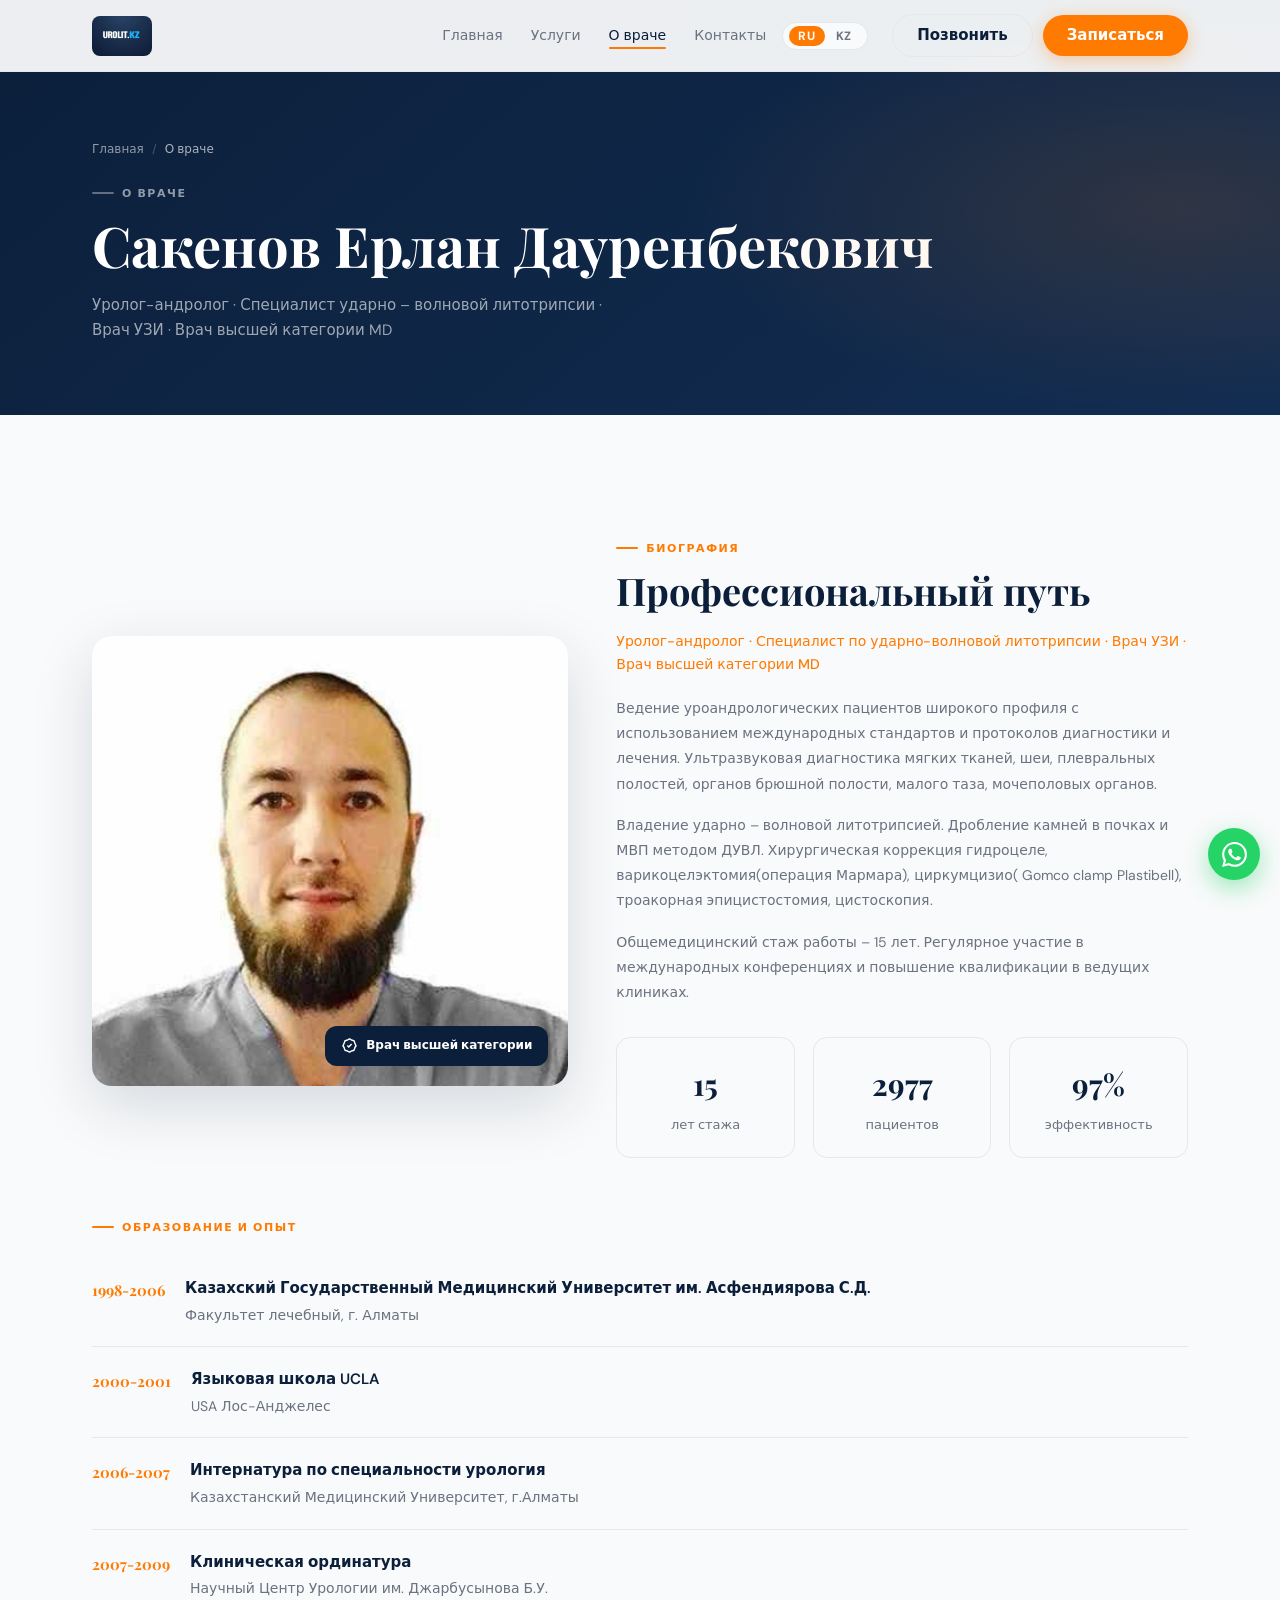
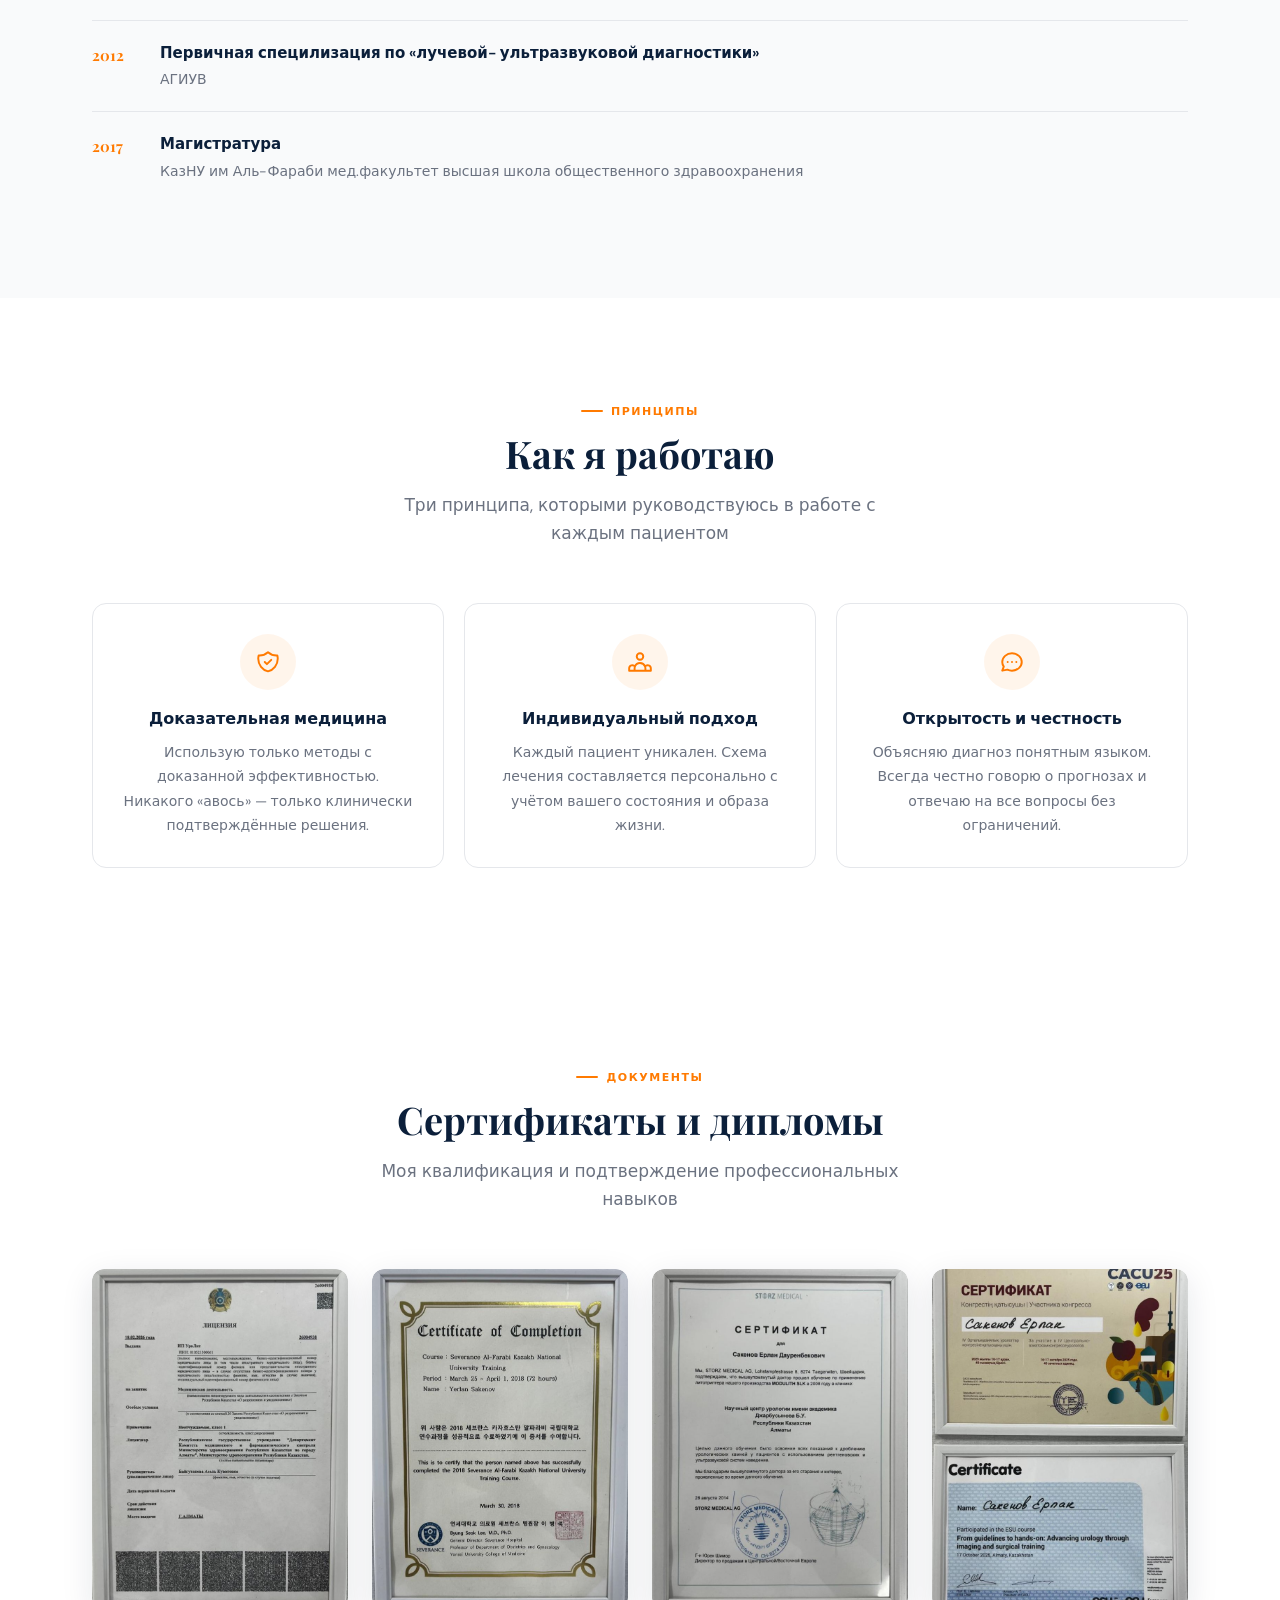
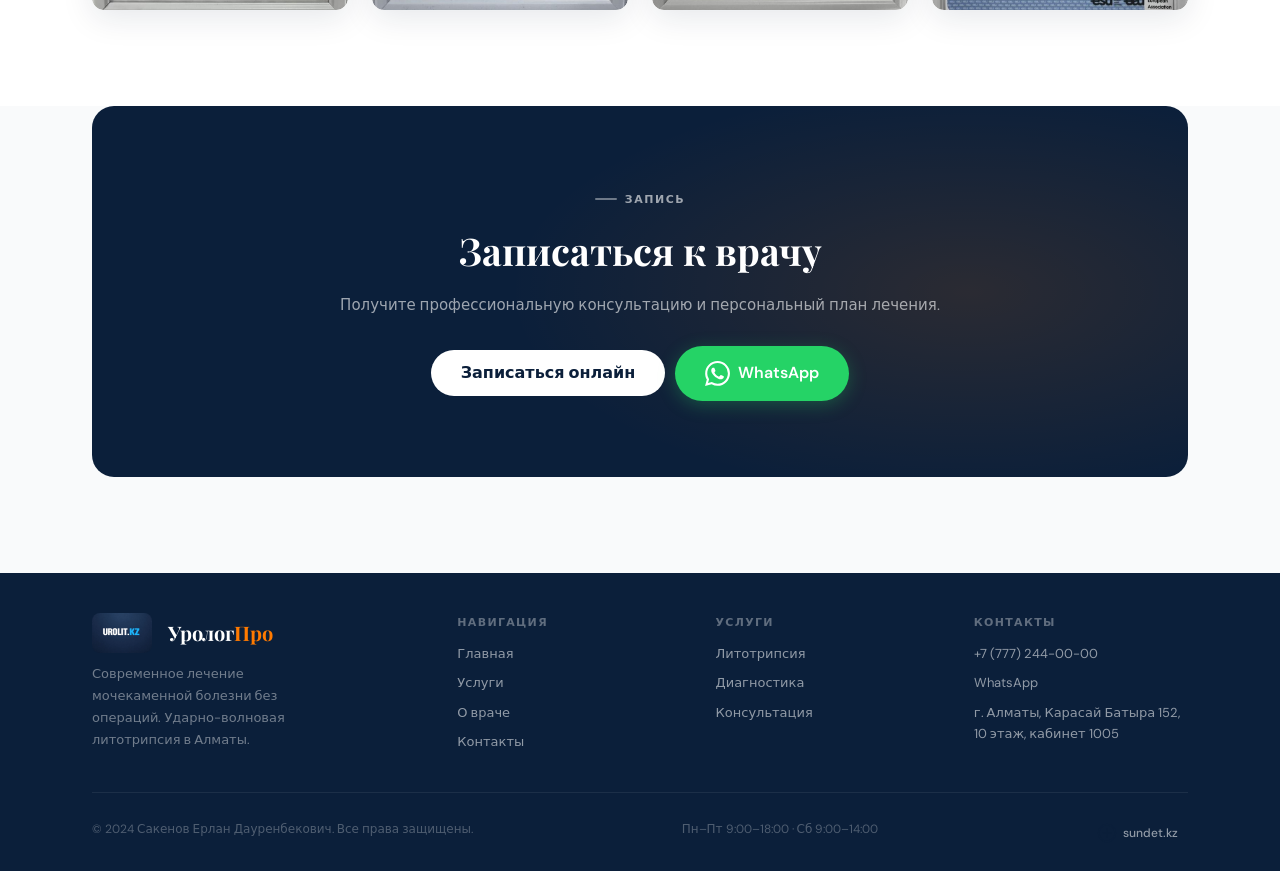
<file: about.html>
<!DOCTYPE html>
<html lang="ru">
<head>
  <meta charset="UTF-8"/>
  <meta name="viewport" content="width=device-width,initial-scale=1.0"/>
  <title>О враче — Сакенов Ерлан Дауренбекович, уролог</title>
  <meta name="description" content="Сакенов Ерлан Дауренбекович — уролог-андролог высшей категории, специалист по ударно-волновой литотрипсии. Более 15 лет опыта, 5000+ пациентов."/>
  <link rel="stylesheet" href="style.css"/>
  <style>
  /* about-specific */
  .ab-row { display: grid; grid-template-columns: 1fr 1.5fr; gap: 72px; align-items: start; }

  .photo-col { position: relative; padding-top: 32px; }
  .photo-bg  { position: absolute; top: 0; left: 20px; width: 88%; height: 94%; background: linear-gradient(135deg,rgba(255,122,0,.1),rgba(11,31,58,.08)); border-radius: 20px; }
  .photo-img { position: relative; height: 500px; background: linear-gradient(145deg,#e6ecf5,#cdd5e4); border-radius: 18px; display: flex; align-items: center; justify-content: center; color: var(--muted); font-size: 14px; text-align: center; }
  .photo-tag { position: absolute; bottom: -18px; right: -18px; background: var(--navy); color: #fff; font-size: 13px; font-weight: 600; padding: 13px 18px; border-radius: 12px; display: flex; align-items: center; gap: 8px; box-shadow: var(--s-md); }

  .ab-role   { font-size: 15px; color: var(--accent); font-weight: 500; margin-bottom: 20px; }
  .ab-body p { color: var(--muted); line-height: 1.82; margin-bottom: 16px; }

  .ab-stats  { display: grid; grid-template-columns: repeat(3,1fr); gap: 18px; margin: 32px 0; }
  .ab-stat   { background: var(--bg); border: 1px solid var(--line); border-radius: var(--r); padding: 22px; text-align: center; }
  .ab-stat-n { font-family: var(--fd); font-size: 30px; font-weight: 700; color: var(--navy); }
  .ab-stat-l { font-size: 13px; color: var(--muted); margin-top: 4px; }

  /* timeline */
  .tl { list-style: none; margin-top: 8px; }
  .tl-item { display: flex; gap: 20px; padding: 20px 0; border-bottom: 1px solid var(--line); }
  .tl-item:last-child { border-bottom: none; }
  .tl-year  { font-family: var(--fd); font-size: 15px; font-weight: 700; color: var(--accent); min-width: 48px; padding-top: 2px; }
  .tl-ttl   { font-size: 15px; font-weight: 600; color: var(--navy); margin-bottom: 3px; }
  .tl-sub   { font-size: 14px; color: var(--muted); line-height: 1.6; }

  /* values */
  .val-g { display: grid; grid-template-columns: repeat(3,1fr); gap: 20px; }
  .val-c { background: var(--white); border: 1px solid var(--line); border-radius: var(--r); padding: 30px; text-align: center; transition: all .3s; }
  .val-c:hover { transform: translateY(-4px); box-shadow: var(--s-md); }
  .val-ic { width: 56px; height: 56px; background: rgba(255,122,0,.08); border-radius: 50%; display: flex; align-items: center; justify-content: center; margin: 0 auto 16px; }
  .val-c h3 { font-size: 16px; font-weight: 700; color: var(--navy); margin-bottom: 8px; }
  .val-c p  { font-size: 14px; color: var(--muted); line-height: 1.72; }

  /* ─── CERTIFICATES ─── */
  .cert-g {
    display: grid;
    grid-template-columns: repeat(4, 1fr);
    gap: 24px;
    margin-top: 48px;
  }
  .cert-c {
    aspect-ratio: 3/4;
    border-radius: 12px;
    overflow: hidden;
    box-shadow: 0 8px 32px rgba(11,31,58,.10);
    transition: transform .3s, box-shadow .3s;
    cursor: pointer;
  }
  .cert-c:hover {
    transform: translateY(-8px);
    box-shadow: 0 20px 60px rgba(11,31,58,.14);
  }

  @media (max-width:900px) {
    .ab-row { grid-template-columns: 1fr; }
    .photo-col { display: none; }
    .val-g { grid-template-columns: 1fr 1fr; }
  }
  @media (max-width:540px) {
    .ab-stats { grid-template-columns: 1fr 1fr; }
    .val-g { grid-template-columns: 1fr; }
    .cert-g { grid-template-columns: 1fr 1fr; }
  }
  </style>
</head>
<body>
<header class="hdr" id="hdr">
  <div class="wrap hdr-in">
    <a href="index.html" class="logo"><img src="images/WhatsApp Image 2026-03-22 at 16.48.15 (1).jpeg" alt="Логотип клиники" style="height: 40px; margin-right: 8px; border-radius: 8px;"><span class="logo-t"></span></a>
    <nav class="nav" id="nav">
      <a href="index.html" data-lang="nav.home">Главная</a>
      <a href="services.html" data-lang="nav.services">Услуги</a>
      <a href="about.html" class="act" data-lang="nav.about">О враче</a>
      <a href="contacts.html" data-lang="nav.contacts">Контакты</a>
    </nav>
    <div class="hdr-btns">
      <a href="tel:+77772440000" class="btn btn-gh" data-lang="nav.call">Позвонить</a>
      <a href="contacts.html" class="btn btn-or" data-lang="nav.book">Записаться</a>
    </div>
    <button class="brg" id="brg" aria-label="Меню"><span></span><span></span><span></span></button>
  </div>
</header>

<section class="ph">
  <div class="wrap">
    <div class="crumb"><a href="index.html" data-lang="ph.crumb.home">Главная</a><span>/</span><span style="color:rgba(255,255,255,.65)" data-lang="ph.crumb.about">О враче</span></div>
    <div class="lbl" data-lang="ph.about.lbl">О враче</div>
    <h1 class="h1" data-lang="ph.about.h1">Сакенов Ерлан Дауренбекович</h1>
    <p class="sub" data-lang="ph.about.sub">Уролог-андролог · Специалист ударно – волновой литотрипсии · Врач УЗИ · Врач высшей категории MD</p>
  </div>
</section>

<section class="sec">
  <div class="wrap">
    
    <div class="ab-hero fu" style="--dl:.1s">
      <div class="ab-hero-img">
        <img src="images/WhatsApp Image 2026-03-23 at 17.00.14.jpeg" alt="Сакенов Ерлан Дауренбекович">
        <div class="ab-hero-tag"><svg width="17" height="17" viewBox="0 0 24 24" fill="none"><path d="M9 12l2 2 4-4M7.835 4.697a3.42 3.42 0 001.946-.806 3.42 3.42 0 014.438 0 3.42 3.42 0 001.946.806 3.42 3.42 0 013.138 3.138 3.42 3.42 0 00.806 1.946 3.42 3.42 0 010 4.438 3.42 3.42 0 00-.806 1.946 3.42 3.42 0 01-3.138 3.138 3.42 3.42 0 00-1.946.806 3.42 3.42 0 01-4.438 0 3.42 3.42 0 00-1.946-.806 3.42 3.42 0 01-3.138-3.138 3.42 3.42 0 00-.806-1.946 3.42 3.42 0 010-4.438 3.42 3.42 0 00.806-1.946 3.42 3.42 0 013.138-3.138z" stroke="white" stroke-width="2"/></svg data-lang="ab.tag">Врач высшей категории</div>
      </div>
      <div class="ab-hero-content">
        <div class="lbl" data-lang="lbl.biography">Биография</div>
        <h2 class="h2" data-lang="ab.h2">Профессиональный путь</h2>
        <div class="ab-role" data-lang="ab.role">Уролог-андролог · Специалист по ударно-волновой литотрипсии · Врач УЗИ · Врач высшей категории MD</div>
        <p data-lang="ab.p1">Ведение уроандрологических пациентов широкого профиля с использованием международных стандартов и протоколов диагностики и лечения. Ультразвуковая диагностика мягких тканей, шеи, плевральных полостей, органов брюшной полости, малого таза, мочеполовых органов.</p>
        <p data-lang="ab.p2">Владение ударно – волновой литотрипсией. Дробление камней в почках и МВП методом ДУВЛ. Хирургическая коррекция гидроцеле, варикоцелэктомия(операция Мармара), циркумцизио( Gomco clamp Plastibell), троакорная эпицистостомия, цистоскопия.</p>
        <p data-lang="ab.p3">Общемедицинский стаж работы – 15 лет. Регулярное участие в международных конференциях и повышение квалификации в ведущих клиниках.</p>
        
        <div class="ab-stats">
          <div class="ab-stat"><div class="ab-stat-n" data-c="15">15</div><div class="ab-stat-l" data-lang="ab.stat1.label">лет стажа</div></div>
          <div class="ab-stat"><div class="ab-stat-n" data-c="5000">3003</div><div class="ab-stat-l" data-lang="ab.stat2.label">пациентов</div></div>
          <div class="ab-stat"><div class="ab-stat-n" data-c="98">98%</div><div class="ab-stat-l" data-lang="ab.stat3.label">эффективность</div></div>
        </div>
      </div>
    </div>

      <div class="lbl" data-lang="ab.edu.lbl">Образование и опыт</div>
      <ul class="tl">
        <li class="tl-item"><span class="tl-year">1998-2006</span><div><p class="tl-ttl" data-lang="ab.tl.1.title">Казахский Государственный Медицинский Университет им. Асфендиярова С.Д.</p><p class="tl-sub" data-lang="ab.tl.1.sub">Факультет лечебный, г. Алматы</p></div></li>
        <li class="tl-item"><span class="tl-year">2000-2001</span><div><p class="tl-ttl" data-lang="ab.tl.2.title">Языковая школа UCLA</p><p class="tl-sub" data-lang="ab.tl.2.sub">USA Лос-Анджелес</p></div></li>
        <li class="tl-item"><span class="tl-year">2006-2007</span><div><p class="tl-ttl" data-lang="ab.tl.3.title">Интернатура по специальности урология</p><p class="tl-sub" data-lang="ab.tl.3.sub">Казахстанский Медицинский Университет, г.Алматы</p></div></li>
        <li class="tl-item"><span class="tl-year">2007-2009</span><div><p class="tl-ttl" data-lang="ab.tl.4.title">Клиническая ординатура</p><p class="tl-sub" data-lang="ab.tl.4.sub">Научный Центр Урологии им. Джарбусынова Б.У.</p></div></li>
        <li class="tl-item"><span class="tl-year">2012</span><div><p class="tl-ttl" data-lang="ab.tl.5.title">Первичная специлизация по «лучевой- ультразвуковой диагностики»</p><p class="tl-sub" data-lang="ab.tl.5.sub">АГИУВ</p></div></li>
        <li class="tl-item"><span class="tl-year">2017</span><div><p class="tl-ttl" data-lang="ab.tl.6.title">Магистратура</p><p class="tl-sub" data-lang="ab.tl.6.sub">КазНУ им Аль-Фараби мед.факультет высшая школа общественного здравоохранения</p></div></li>
      </ul>
    </div>

  </div>
</section>

<!-- VALUES -->
<section class="sec sec-w">
  <div class="wrap">
    <div class="tc sh fu"><div class="lbl" data-lang="lbl.values">Принципы</div><h2 class="h2" data-lang="val.h2">Как я работаю</h2><p class="sub" data-lang="val.sub">Три принципа, которыми руководствуюсь в работе с каждым пациентом</p></div>
    <div class="val-g">
      <div class="val-c fu">
        <div class="val-ic"><svg width="26" height="26" viewBox="0 0 24 24" fill="none"><path d="M9 12l2 2 4-4m5.618-4.016A11.955 11.955 0 0112 2.944a11.955 11.955 0 01-8.618 3.04A12.02 12.02 0 003 9c0 5.591 3.824 10.29 9 11.622 5.176-1.332 9-6.03 9-11.622 0-1.042-.133-2.052-.382-3.016z" stroke="#FF7A00" stroke-width="1.8" stroke-linecap="round" stroke-linejoin="round"/></svg></div>
        <h3 data-lang="val.1.title">Доказательная медицина</h3>
        <p data-lang="val.1.text">Использую только методы с доказанной эффективностью. Никакого «авось» — только клинически подтверждённые решения.</p>
      </div>
      <div class="val-c fu" style="--dl:.1s">
        <div class="val-ic"><svg width="26" height="26" viewBox="0 0 24 24" fill="none"><path d="M17 20h5v-2a3 3 0 00-5.356-1.857M17 20H7m10 0v-2c0-.656-.126-1.283-.356-1.857M7 20H2v-2a3 3 0 015.356-1.857M7 20v-2c0-.656.126-1.283.356-1.857m0 0a5.002 5.002 0 019.288 0M15 7a3 3 0 11-6 0 3 3 0 016 0z" stroke="#FF7A00" stroke-width="1.8" stroke-linecap="round" stroke-linejoin="round"/></svg></div>
        <h3 data-lang="val.2.title">Индивидуальный подход</h3>
        <p data-lang="val.2.text">Каждый пациент уникален. Схема лечения составляется персонально с учётом вашего состояния и образа жизни.</p>
      </div>
      <div class="val-c fu" style="--dl:.2s">
        <div class="val-ic"><svg width="26" height="26" viewBox="0 0 24 24" fill="none"><path d="M8 12h.01M12 12h.01M16 12h.01M21 12c0 4.418-4.03 8-9 8a9.863 9.863 0 01-4.255-.949L3 20l1.395-3.72C3.512 15.042 3 13.574 3 12c0-4.418 4.03-8 9-8s9 3.582 9 8z" stroke="#FF7A00" stroke-width="1.8" stroke-linecap="round" stroke-linejoin="round"/></svg></div>
        <h3 data-lang="val.3.title">Открытость и честность</h3>
        <p data-lang="val.3.text">Объясняю диагноз понятным языком. Всегда честно говорю о прогнозах и отвечаю на все вопросы без ограничений.</p>
      </div>
    </div>
  </div>
</section>

<!-- CERTIFICATES -->
<section class="sec sec-w">
  <div class="wrap">
    <div class="tc sh fu"><div class="lbl" data-lang="lbl.docs">Документы</div><h2 class="h2" data-lang="cert.h2">Сертификаты и дипломы</h2><p class="sub" data-lang="cert.sub">Моя квалификация и подтверждение профессиональных навыков</p></div>
    <div class="cert-g">
      <div class="cert-c fu">
        <img src="images/WhatsApp Image 2026-03-23 at 16.21.15.jpeg" alt="Сертификат 1" style="width: 100%; height: 100%; object-fit: cover; border-radius: 12px;">
      </div>
      <div class="cert-c fu" style="--dl:.1s">
        <img src="images/WhatsApp Image 2026-03-23 at 16.22.23.jpeg" alt="Сертификат 2" style="width: 100%; height: 100%; object-fit: cover; border-radius: 12px;">
      </div>
      <div class="cert-c fu" style="--dl:.2s">
        <img src="images/WhatsApp Image 2026-03-23 at 16.22.47.jpeg" alt="Сертификат 3" style="width: 100%; height: 100%; object-fit: cover; border-radius: 12px;">
      </div>
      <div class="cert-c fu" style="--dl:.3s">
        <img src="images/WhatsApp Image 2026-03-23 at 16.23.08.jpeg" alt="Сертификат 4" style="width: 100%; height: 100%; object-fit: cover; border-radius: 12px;">
      </div>
    </div>
  </div>
</section>

<!-- CTA -->
<section style="padding:0 0 96px">
  <div class="wrap">
    <div class="cta-box fu">
      <div class="cta-box-in">
        <div class="lbl lbl-lt" data-lang="cta.1.lbl">Запись</div>
        <h2 class="cta-ttl" data-lang="cta.2.h2">Записаться к врачу</h2>
        <p class="cta-sub" data-lang="cta.2.sub">Получите профессиональную консультацию и персональный план лечения.</p>
        <div class="cta-row">
          <a href="contacts.html" class="btn btn-wh btn-lg" data-lang="cta.2.online">Записаться онлайн</a>
          <a href="https://wa.me/77001234567" target="_blank" class="btn btn-wa btn-lg"><svg class="wa-svg" viewBox="0 0 24 24"><path d="M17.472 14.382c-.297-.149-1.758-.867-2.03-.967-.273-.099-.471-.148-.67.15-.197.297-.767.966-.94 1.164-.173.199-.347.223-.644.075-.297-.15-1.255-.463-2.39-1.475-.883-.788-1.48-1.761-1.653-2.059-.173-.297-.018-.458.13-.606.134-.133.298-.347.446-.52.149-.174.198-.298.298-.497.099-.198.05-.371-.025-.52-.075-.149-.669-1.612-.916-2.207-.242-.579-.487-.5-.669-.51-.173-.008-.371-.01-.57-.01-.198 0-.52.074-.792.372-.272.297-1.04 1.016-1.04 2.479 0 1.462 1.065 2.875 1.213 3.074.149.198 2.096 3.2 5.077 4.487.709.306 1.262.489 1.694.625.712.227 1.36.195 1.871.118.571-.085 1.758-.719 2.006-1.413.248-.694.248-1.289.173-1.413-.074-.124-.272-.198-.57-.347m-5.421 7.403h-.004a9.87 9.87 0 01-5.031-1.378l-.361-.214-3.741.982.998-3.648-.235-.374a9.86 9.86 0 01-1.51-5.26c.001-5.45 4.436-9.884 9.888-9.884 2.64 0 5.122 1.03 6.988 2.898a9.825 9.825 0 012.893 6.994c-.003 5.45-4.437 9.884-9.885 9.884m8.413-18.297A11.815 11.815 0 0012.05 0C5.495 0 .16 5.335.157 11.892c0 2.096.547 4.142 1.588 5.945L.057 24l6.305-1.654a11.882 11.882 0 005.683 1.448h.005c6.554 0 11.89-5.335 11.893-11.893a11.821 11.821 0 00-3.48-8.413z"/></svg>WhatsApp</a>
        </div>
      </div>
    </div>
  </div>
</section>

<footer class="ftr">
  <div class="wrap">
    <div class="ftr-g">
      <div><a href="index.html" class="logo"><img src="images/WhatsApp Image 2026-03-22 at 16.48.15 (1).jpeg" alt="Логотип клиники" style="height: 40px; margin-right: 8px; border-radius: 8px;"><span class="logo-t">Уролог<em>Про</em></span></a><p class="ftr-desc" data-lang="ftr.desc">Современное лечение мочекаменной болезни без операций. Ударно-волновая литотрипсия в Алматы.</p></div>
      <div class="ftr-col"><h5 data-lang="ftr.nav.title">Навигация</h5><a href="index.html" data-lang="nav.home">Главная</a><a href="services.html" data-lang="nav.services">Услуги</a><a href="about.html" data-lang="nav.about">О враче</a><a href="contacts.html" data-lang="nav.contacts">Контакты</a></div>
      <div class="ftr-col"><h5 data-lang="ftr.svc.title">Услуги</h5><a href="services.html" data-lang="ftr.svc.1">Литотрипсия</a><a href="services.html" data-lang="ftr.svc.2">Диагностика</a><a href="services.html" data-lang="ftr.svc.3">Консультация</a></div>
      <div class="ftr-col"><h5 data-lang="ftr.con.title">Контакты</h5><a href="tel:+77772440000">+7 (777) 244-00-00</a><a href="https://wa.me/77772440000" target="_blank">WhatsApp</a><a href="contacts.html" data-lang="con.addr.val">г. Алматы, Карасай Батыра 152, 10 этаж, кабинет 1005</a></div>
    </div>
    <div class="ftr-bot">
      <p class="ftr-copy" data-lang="ftr.copy1">© 2024 Сакенов Ерлан Дауренбекович. Все права защищены.</p>
      <p class="ftr-copy" data-lang="ftr.copy2">Пн–Пт 9:00–18:00 · Сб 9:00–14:00</p>
      <a href="https://share.google/wxDigkNDbM6Hf5PQi" target="_blank" class="sundet-link" title="Поделиться в sundet.kz">
        <svg width="20" height="20" viewBox="0 0 24 24" fill="none">
          <circle cx="12" cy="12" r="10" stroke="#0B1F3A" stroke-width="2"/>
          <path d="M12 8v8m-4-4h8" stroke="#0B1F3A" stroke-width="2" stroke-linecap="round"/>
        </svg>
        <span>sundet.kz</span>
      </a>
    </div>
  </div>
</footer>
<a href="https://wa.me/77772440000" target="_blank" class="wa-btn" aria-label="WhatsApp"><svg class="wa-svg" viewBox="0 0 24 24"><path d="M17.472 14.382c-.297-.149-1.758-.867-2.03-.967-.273-.099-.471-.148-.67.15-.197.297-.767.966-.94 1.164-.173.199-.347.223-.644.075-.297-.15-1.255-.463-2.39-1.475-.883-.788-1.48-1.761-1.653-2.059-.173-.297-.018-.458.13-.606.134-.133.298-.347.446-.52.149-.174.198-.298.298-.497.099-.198.05-.371-.025-.52-.075-.149-.669-1.612-.916-2.207-.242-.579-.487-.5-.669-.51-.173-.008-.371-.01-.57-.01-.198 0-.52.074-.792.372-.272.297-1.04 1.016-1.04 2.479 0 1.462 1.065 2.875 1.213 3.074.149.198 2.096 3.2 5.077 4.487.709.306 1.262.489 1.694.625.712.227 1.36.195 1.871.118.571-.085 1.758-.719 2.006-1.413.248-.694.248-1.289.173-1.413-.074-.124-.272-.198-.57-.347m-5.421 7.403h-.004a9.87 9.87 0 01-5.031-1.378l-.361-.214-3.741.982.998-3.648-.235-.374a9.86 9.86 0 01-1.51-5.26c.001-5.45 4.436-9.884 9.888-9.884 2.64 0 5.122 1.03 6.988 2.898a9.825 9.825 0 012.893 6.994c-.003 5.45-4.437 9.884-9.885 9.884m8.413-18.297A11.815 11.815 0 0012.05 0C5.495 0 .16 5.335.157 11.892c0 2.096.547 4.142 1.588 5.945L.057 24l6.305-1.654a11.882 11.882 0 005.683 1.448h.005c6.554 0 11.89-5.335 11.893-11.893a11.821 11.821 0 00-3.48-8.413z"/></svg></a>
<script src="main.js"></script>
<script src="lang.js"></script>
</body>
</html>
</file>
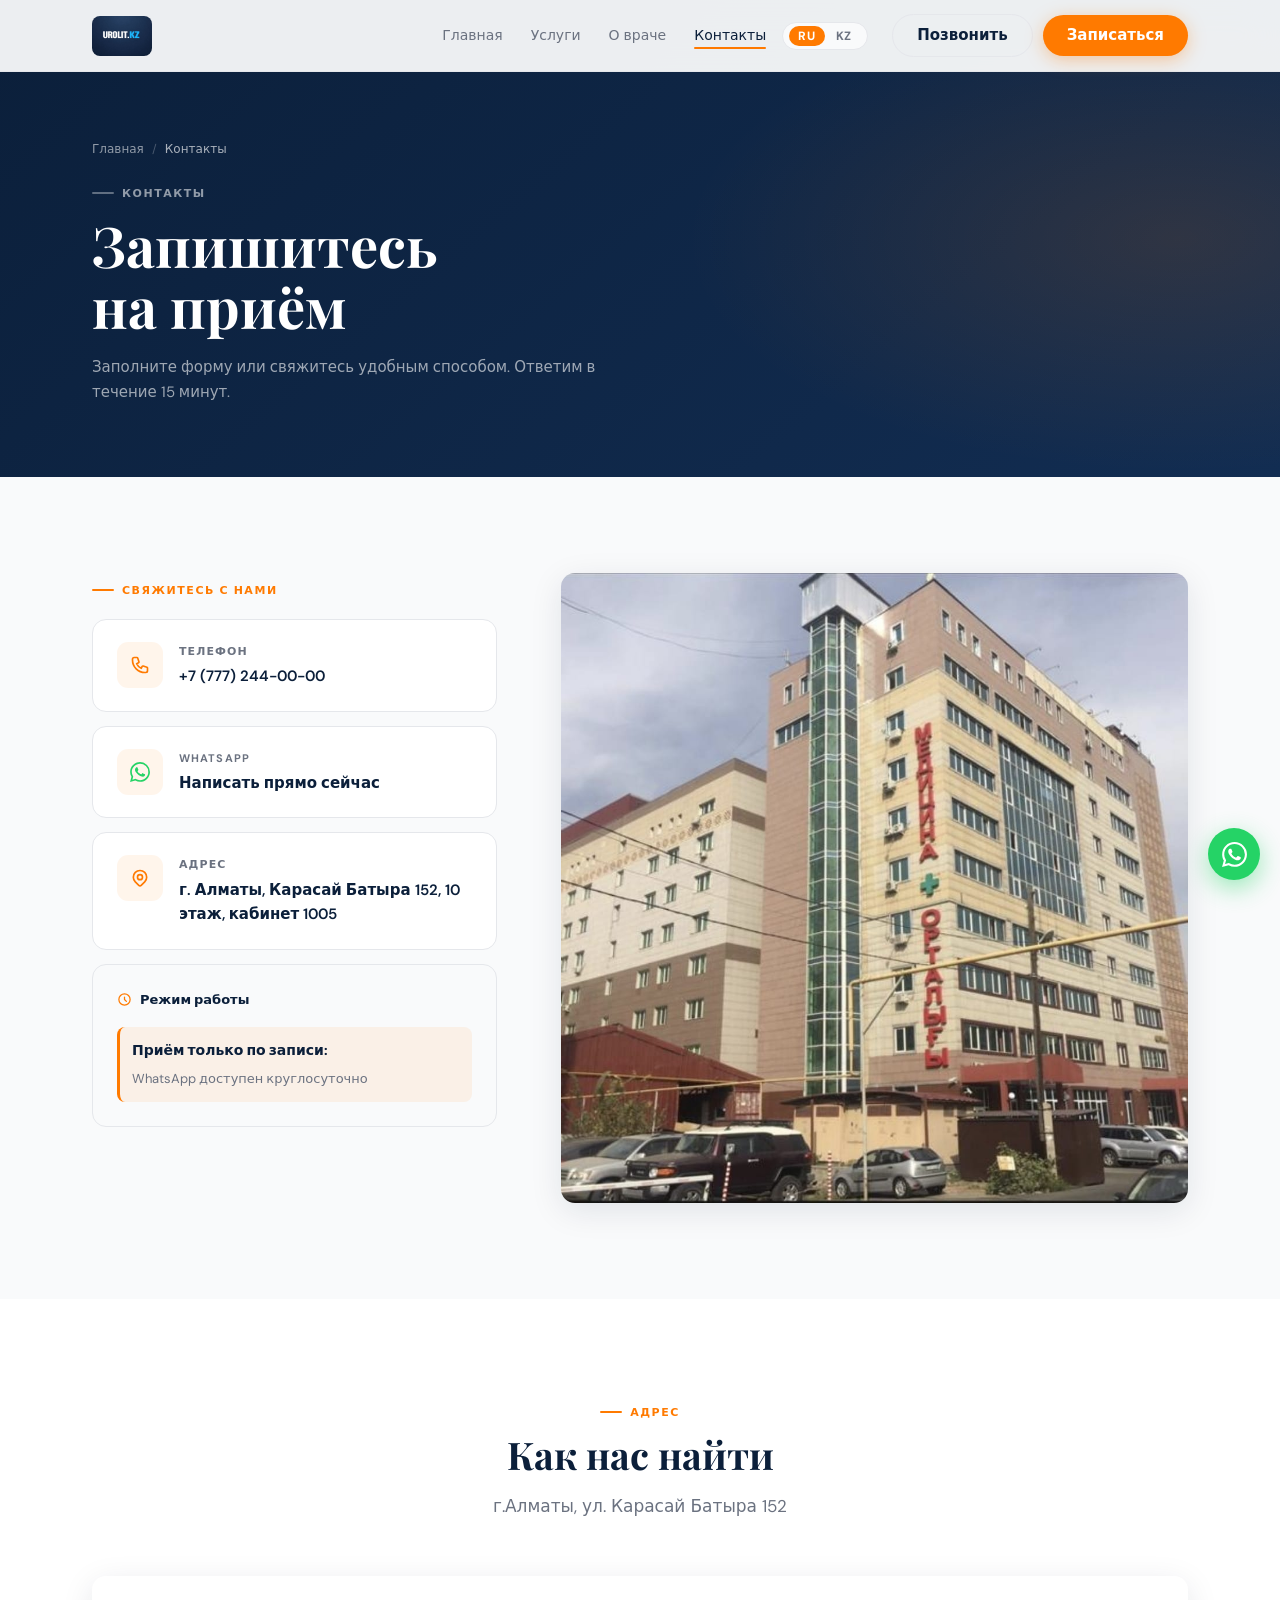
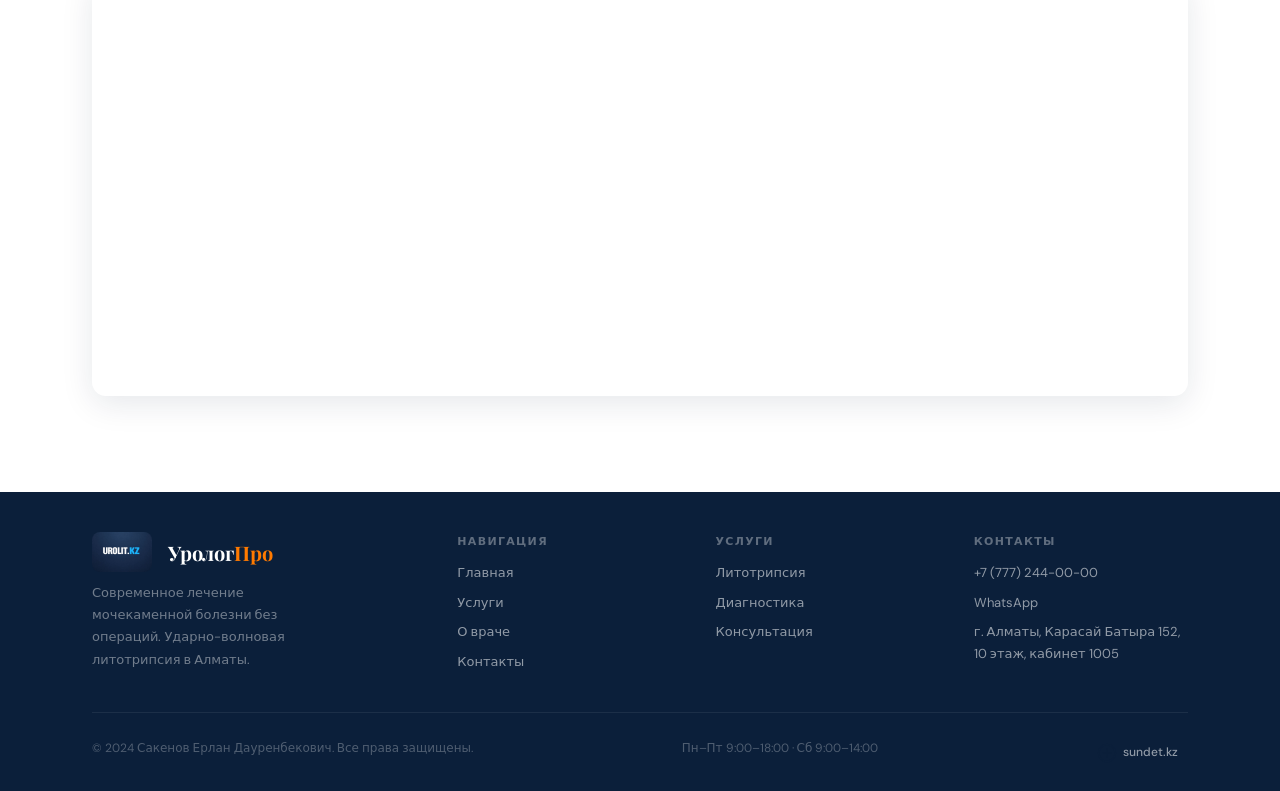
<file: contacts.html>
<!DOCTYPE html>
<html lang="ru">
<head>
  <meta charset="UTF-8"/>
  <meta name="viewport" content="width=device-width,initial-scale=1.0"/>
  <title>Контакты и запись — Уролог Сакенов Ерлан Дауренбекович</title>
  <meta name="description" content="Запишитесь на приём к урологу онлайн. Адрес, телефон, WhatsApp, карта проезда. Алматы."/>
  <link rel="stylesheet" href="style.css"/>
  <style>
  .con-row { display: grid; grid-template-columns: 1fr 1.55fr; gap: 64px; align-items: start; }

  /* contact cards */
  .con-card {
    display: flex; align-items: flex-start; gap: 16px;
    background: var(--white); border: 1px solid var(--line);
    border-radius: var(--r); padding: 22px 24px; margin-bottom: 14px;
    text-decoration: none; transition: all .25s;
  }
  .con-card:hover { border-color: rgba(255,122,0,.3); box-shadow: var(--s-md); }
  .con-ic { width: 46px; height: 46px; background: rgba(255,122,0,.08); border-radius: 11px; display: flex; align-items: center; justify-content: center; flex-shrink: 0; }
  .con-lbl { font-size: 11px; font-weight: 700; letter-spacing: .1em; text-transform: uppercase; color: var(--muted); margin-bottom: 4px; }
  .con-val { font-size: 15px; font-weight: 600; color: var(--navy); }

  /* schedule */
  .sched { background: var(--bg); border: 1px solid var(--line); border-radius: var(--r); padding: 24px; margin-top: 4px; }
  .sched h4 { font-size: 13px; font-weight: 700; color: var(--navy); margin-bottom: 14px; display: flex; align-items: center; gap: 8px; }
  .sched-row { display: flex; justify-content: space-between; padding: 10px 0; border-bottom: 1px solid var(--line); font-size: 14px; }
  .sched-row:last-child { border-bottom: none; }
  .sched-d { color: var(--muted); }
  .sched-t { font-weight: 600; color: var(--navy); }
  .sched-off { color: #ef4444; font-weight: 500; }

  /* form */
  .form-box { background: var(--white); border: 1px solid var(--line); border-radius: 20px; padding: 44px; }
  .form-ttl { font-family: var(--fd); font-size: 26px; font-weight: 700; color: var(--navy); margin-bottom: 6px; }
  .form-sub { font-size: 15px; color: var(--muted); margin-bottom: 30px; line-height: 1.6; }

  .f2 { display: grid; grid-template-columns: 1fr 1fr; gap: 16px; }
  .field { display: flex; flex-direction: column; gap: 6px; margin-bottom: 16px; }
  .field label { font-size: 13px; font-weight: 600; color: var(--navy); }
  .field input,
  .field select,
  .field textarea {
    padding: 13px 16px; border: 1.5px solid var(--line); border-radius: 10px;
    font-family: var(--fb); font-size: 15px; color: var(--text); background: var(--bg);
    transition: border-color .2s, box-shadow .2s; outline: none; appearance: none;
  }
  .field input:focus,
  .field select:focus,
  .field textarea:focus { border-color: var(--accent); box-shadow: 0 0 0 3px rgba(255,122,0,.1); }
  .field textarea { resize: vertical; min-height: 106px; }
  .field select { background-image: url("data:image/svg+xml,%3Csvg width='12' height='8' viewBox='0 0 12 8' fill='none' xmlns='http://www.w3.org/2000/svg'%3E%3Cpath d='M1 1l5 5 5-5' stroke='%236B7280' stroke-width='1.5' stroke-linecap='round' stroke-linejoin='round'/%3E%3C/svg%3E"); background-repeat: no-repeat; background-position: right 14px center; padding-right: 38px; }

  .form-note { font-size: 12px; color: var(--muted); line-height: 1.6; margin-bottom: 16px; }
  .submit-btn {
    width: 100%; padding: 16px; background: var(--accent); color: #fff;
    border: none; border-radius: 50px; font-family: var(--fb); font-size: 16px;
    font-weight: 700; cursor: pointer; transition: all .25s; display: flex; align-items: center; justify-content: center; gap: 10px;
  }
  .submit-btn:hover { background: #e86e00; transform: translateY(-2px); box-shadow: 0 8px 24px rgba(255,122,0,.35); }

  /* success */
  .success-box { display: none; text-align: center; padding: 28px 0; }
  .success-ic  { font-size: 52px; margin-bottom: 12px; }
  .success-box h3 { font-family: var(--fd); font-size: 22px; color: var(--navy); margin-bottom: 8px; }
  .success-box p  { color: var(--muted); line-height: 1.7; }

  /* map */
  .map-box { height: 420px; border-radius: var(--r); overflow: hidden; box-shadow: var(--s-md); }
  .map-box iframe { width: 100%; height: 100%; border: 0; display: block; }

  @media (max-width:900px) { .con-row { grid-template-columns: 1fr; gap: 40px; } }
  @media (max-width:540px) { .f2 { grid-template-columns: 1fr; } .form-box { padding: 28px 20px; } }
  </style>
</head>
<body>
<header class="hdr" id="hdr">
  <div class="wrap hdr-in">
    <a href="index.html" class="logo"><img src="images/WhatsApp Image 2026-03-22 at 16.48.15 (1).jpeg" alt="Логотип клиники" style="height: 40px; margin-right: 8px; border-radius: 8px;"><span class="logo-t"></span></a>
    <nav class="nav" id="nav">
      <a href="index.html" data-lang="nav.home">Главная</a>
      <a href="services.html" data-lang="nav.services">Услуги</a>
      <a href="about.html" data-lang="nav.about">О враче</a>
      <a href="contacts.html" class="act" data-lang="nav.contacts">Контакты</a>
    </nav>
    <div class="hdr-btns">
      <a href="tel:+77772440000" class="btn btn-gh" data-lang="nav.call">Позвонить</a>
      <a href="https://wa.me/77772440000" class="btn btn-or" data-lang="nav.book">Записаться</a>
    </div>
    <button class="brg" id="brg" aria-label="Меню"><span></span><span></span><span></span></button>
  </div>
</header>

<section class="ph">
  <div class="wrap">
    <div class="crumb"><a href="index.html" data-lang="ph.crumb.home">Главная</a><span>/</span><span style="color:rgba(255,255,255,.65)" data-lang="ph.crumb.contacts">Контакты</span></div>
    <div class="lbl" data-lang="ph.contacts.lbl">Контакты</div>
    <h1 class="h1" data-lang="ph.contacts.h1">Запишитесь<br>на приём</h1>
    <p class="sub" data-lang="ph.contacts.sub">Заполните форму или свяжитесь удобным способом. Ответим в течение 15 минут.</p>
  </div>
</section>

<section class="sec" id="form">
  <div class="wrap con-row">

    <!-- LEFT: contacts -->
    <div class="fu">
      <div class="lbl" style="margin-bottom:20px" data-lang="con.reach">Свяжитесь с нами</div>

      <a href="tel:+77772440000" class="con-card">
        <div class="con-ic"><svg width="20" height="20" viewBox="0 0 24 24" fill="none"><path d="M3 5a2 2 0 012-2h3.28a1 1 0 01.948.684l1.498 4.493a1 1 0 01-.502 1.21l-2.257 1.13a11.042 11.042 0 005.516 5.516l1.13-2.257a1 1 0 011.21-.502l4.493 1.498a1 1 0 01.684.949V19a2 2 0 01-2 2h-1C9.716 21 3 14.284 3 6V5z" stroke="#FF7A00" stroke-width="2" stroke-linecap="round" stroke-linejoin="round"/></svg></div>
        <div><p class="con-lbl" data-lang="con.phone.lbl">Телефон</p><p class="con-val">+7 (777) 244-00-00</p></div>
      </a>

      <a href="https://wa.me/77772440000" target="_blank" class="con-card">
        <div class="con-ic"><svg width="20" height="20" viewBox="0 0 24 24" fill="#25D366"><path d="M17.472 14.382c-.297-.149-1.758-.867-2.03-.967-.273-.099-.471-.148-.67.15-.197.297-.767.966-.94 1.164-.173.199-.347.223-.644.075-.297-.15-1.255-.463-2.39-1.475-.883-.788-1.48-1.761-1.653-2.059-.173-.297-.018-.458.13-.606.134-.133.298-.347.446-.52.149-.174.198-.298.298-.497.099-.198.05-.371-.025-.52-.075-.149-.669-1.612-.916-2.207-.242-.579-.487-.5-.669-.51-.173-.008-.371-.01-.57-.01-.198 0-.52.074-.792.372-.272.297-1.04 1.016-1.04 2.479 0 1.462 1.065 2.875 1.213 3.074.149.198 2.096 3.2 5.077 4.487.709.306 1.262.489 1.694.625.712.227 1.36.195 1.871.118.571-.085 1.758-.719 2.006-1.413.248-.694.248-1.289.173-1.413-.074-.124-.272-.198-.57-.347m-5.421 7.403h-.004a9.87 9.87 0 01-5.031-1.378l-.361-.214-3.741.982.998-3.648-.235-.374a9.86 9.86 0 01-1.51-5.26c.001-5.45 4.436-9.884 9.888-9.884 2.64 0 5.122 1.03 6.988 2.898a9.825 9.825 0 012.893 6.994c-.003 5.45-4.437 9.884-9.885 9.884m8.413-18.297A11.815 11.815 0 0012.05 0C5.495 0 .16 5.335.157 11.892c0 2.096.547 4.142 1.588 5.945L.057 24l6.305-1.654a11.882 11.882 0 005.683 1.448h.005c6.554 0 11.89-5.335 11.893-11.893a11.821 11.821 0 00-3.48-8.413z"/></svg></div>
        <div><p class="con-lbl" data-lang="con.wa.lbl">WhatsApp</p><p class="con-val" data-lang="con.wa.val">Написать прямо сейчас</p></div>
      </a>

      <div class="con-card" style="cursor:default">
        <div class="con-ic"><svg width="20" height="20" viewBox="0 0 24 24" fill="none"><path d="M17.657 16.657L13.414 20.9a1.998 1.998 0 01-2.827 0l-4.244-4.243a8 8 0 1111.314 0z" stroke="#FF7A00" stroke-width="2" stroke-linecap="round" stroke-linejoin="round"/><path d="M15 11a3 3 0 11-6 0 3 3 0 016 0z" stroke="#FF7A00" stroke-width="2" stroke-linecap="round" stroke-linejoin="round"/></svg></div>
        <div><p class="con-lbl" data-lang="con.addr.lbl">Адрес</p><p class="con-val" data-lang="con.addr.val">г. Алматы, Карасай Батыра 152, 10 этаж, кабинет 1005</p></div>
      </div>

      <div class="sched">
        <h4><svg width="15" height="15" viewBox="0 0 24 24" fill="none"><path d="M12 8v4l3 3m6-3a9 9 0 11-18 0 9 9 0 0118 0z" stroke="#FF7A00" stroke-width="2" stroke-linecap="round" stroke-linejoin="round"/></svg data-lang="con.sched.title">Режим работы</h4>
        <div class="sched-note" style="margin-top: 16px; padding: 12px; background: rgba(255,122,0,0.08); border-radius: 8px; border-left: 3px solid #FF7A00;">
          <p style="margin: 0; font-size: 14px; color: var(--navy);"><strong data-lang="con.sched.note1">Приём только по записи:</strong></p>
          <p style="margin: 8px 0 0 0; font-size: 13px; color: var(--muted);" data-lang="con.sched.note2">WhatsApp доступен круглосуточно</p>
        </div>
      </div>
    </div>

    <!-- RIGHT: image -->
    <div class="fu">
      <img src="images/WhatsApp Image 2026-03-23 at 10.50.06 (1).jpeg" alt="Офис врача" style="width: 100%; height: 100%; object-fit: cover; border-radius: var(--r); box-shadow: var(--s-md);">
    </div>

  </div>
</section>

<!-- MAP -->
<section class="sec sec-w">
  <div class="wrap">
    <div class="tc sh fu"><div class="lbl" data-lang="lbl.address">Адрес</div><h2 class="h2" data-lang="map.h2">Как нас найти</h2><p class="sub" data-lang="map.sub">г.Алматы, ул. Карасай Батыра 152</p></div>
    <div class="map-box fu">
      <iframe 
        src="https://www.google.com/maps/embed?pb=!1m18!1m12!1m3!1d2902.726447613679!2d76.904600!3d43.248300!2m3!1f0!2f0!3f0!3m2!1i1024!2i768!4f13.1!3m3!1m2!1s0x0%3A0x0!2zNDPCsDEwLjQ4MzAwLCDQkNCw0L3QutC-0LrQuNC5INC_0LXQutC40L3RgdC60L7Qs9C-0Ys!5e0!3m2!1sen!2s!4v1234567890" 
        width="100%" 
        height="420" 
        style="border:0; border-radius: 12px;" 
        allowfullscreen="" 
        loading="lazy" 
        referrerpolicy="no-referrer-when-downgrade">
      </iframe>
    </div>
  </div>
</section>

<footer class="ftr">
  <div class="wrap">
    <div class="ftr-g">
      <div><a href="index.html" class="logo"><img src="images/WhatsApp Image 2026-03-22 at 16.48.15 (1).jpeg" alt="Логотип клиники" style="height: 40px; margin-right: 8px; border-radius: 8px;"><span class="logo-t">Уролог<em>Про</em></span></a><p class="ftr-desc" data-lang="ftr.desc">Современное лечение мочекаменной болезни без операций. Ударно-волновая литотрипсия в Алматы.</p></div>
      <div class="ftr-col"><h5 data-lang="ftr.nav.title">Навигация</h5><a href="index.html" data-lang="nav.home">Главная</a><a href="services.html" data-lang="nav.services">Услуги</a><a href="about.html" data-lang="nav.about">О враче</a><a href="contacts.html" data-lang="nav.contacts">Контакты</a></div>
      <div class="ftr-col"><h5 data-lang="ftr.svc.title">Услуги</h5><a href="services.html" data-lang="ftr.svc.1">Литотрипсия</a><a href="services.html" data-lang="ftr.svc.2">Диагностика</a><a href="services.html" data-lang="ftr.svc.3">Консультация</a></div>
      <div class="ftr-col"><h5 data-lang="ftr.con.title">Контакты</h5><a href="tel:+77772440000">+7 (777) 244-00-00</a><a href="https://wa.me/77772440000" target="_blank">WhatsApp</a><a href="contacts.html" data-lang="con.addr.val">г. Алматы, Карасай Батыра 152</a></div>
    </div>
    <div class="ftr-bot">
      <p class="ftr-copy" data-lang="ftr.copy1">© 2024 Сакенов Ерлан Дауренбекович. Все права защищены.</p>
      <p class="ftr-copy" data-lang="ftr.copy2">Пн–Пт 9:00–18:00 · Сб 9:00–14:00</p>
      <a href="https://share.google/wxDigkNDbM6Hf5PQi" target="_blank" class="sundet-link" title="Поделиться в sundet.kz">
        <svg width="20" height="20" viewBox="0 0 24 24" fill="none">
          <circle cx="12" cy="12" r="10" stroke="#0B1F3A" stroke-width="2"/>
          <path d="M12 8v8m-4-4h8" stroke="#0B1F3A" stroke-width="2" stroke-linecap="round"/>
        </svg>
        <span>sundet.kz</span>
      </a>
    </div>
  </div>
</footer>
<a href="https://wa.me/77772440000" target="_blank" class="wa-btn" aria-label="WhatsApp"><svg class="wa-svg" viewBox="0 0 24 24"><path d="M17.472 14.382c-.297-.149-1.758-.867-2.03-.967-.273-.099-.471-.148-.67.15-.197.297-.767.966-.94 1.164-.173.199-.347.223-.644.075-.297-.15-1.255-.463-2.39-1.475-.883-.788-1.48-1.761-1.653-2.059-.173-.297-.018-.458.13-.606.134-.133.298-.347.446-.52.149-.174.198-.298.298-.497.099-.198.05-.371-.025-.52-.075-.149-.669-1.612-.916-2.207-.242-.579-.487-.5-.669-.51-.173-.008-.371-.01-.57-.01-.198 0-.52.074-.792.372-.272.297-1.04 1.016-1.04 2.479 0 1.462 1.065 2.875 1.213 3.074.149.198 2.096 3.2 5.077 4.487.709.306 1.262.489 1.694.625.712.227 1.36.195 1.871.118.571-.085 1.758-.719 2.006-1.413.248-.694.248-1.289.173-1.413-.074-.124-.272-.198-.57-.347m-5.421 7.403h-.004a9.87 9.87 0 01-5.031-1.378l-.361-.214-3.741.982.998-3.648-.235-.374a9.86 9.86 0 01-1.51-5.26c.001-5.45 4.436-9.884 9.888-9.884 2.64 0 5.122 1.03 6.988 2.898a9.825 9.825 0 012.893 6.994c-.003 5.45-4.437 9.884-9.885 9.884m8.413-18.297A11.815 11.815 0 0012.05 0C5.495 0 .16 5.335.157 11.892c0 2.096.547 4.142 1.588 5.945L.057 24l6.305-1.654a11.882 11.882 0 005.683 1.448h.005c6.554 0 11.89-5.335 11.893-11.893a11.821 11.821 0 00-3.48-8.413z"/></svg></a>

<script src="main.js"></script>
<script src="lang.js"></script>
<script>
// Phone mask
const ph = document.getElementById('ph');
if (ph) {
  ph.addEventListener('input', function() {
    let v = this.value.replace(/\D/g,'');
    if (v.startsWith('7') || v.startsWith('8')) v = v.slice(1);
    let o = '+7';
    if (v.length > 0) o += ' (' + v.slice(0,3);
    if (v.length >= 3) o += ') ' + v.slice(3,6);
    if (v.length >= 6) o += '-' + v.slice(6,8);
    if (v.length >= 8) o += '-' + v.slice(8,10);
    this.value = o;
  });
}

// Form submit
document.getElementById('submit-btn').addEventListener('click', () => {
  const name  = document.getElementById('fn').value.trim();
  const phone = document.getElementById('ph').value.trim();
  if (!name)  { document.getElementById('fn').focus(); return; }
  if (!phone || phone.length < 10) { document.getElementById('ph').focus(); return; }
  document.getElementById('appt-form').style.display = 'none';
  document.getElementById('success-box').style.display = 'block';
});
</script>
</body>
</html>
</file>
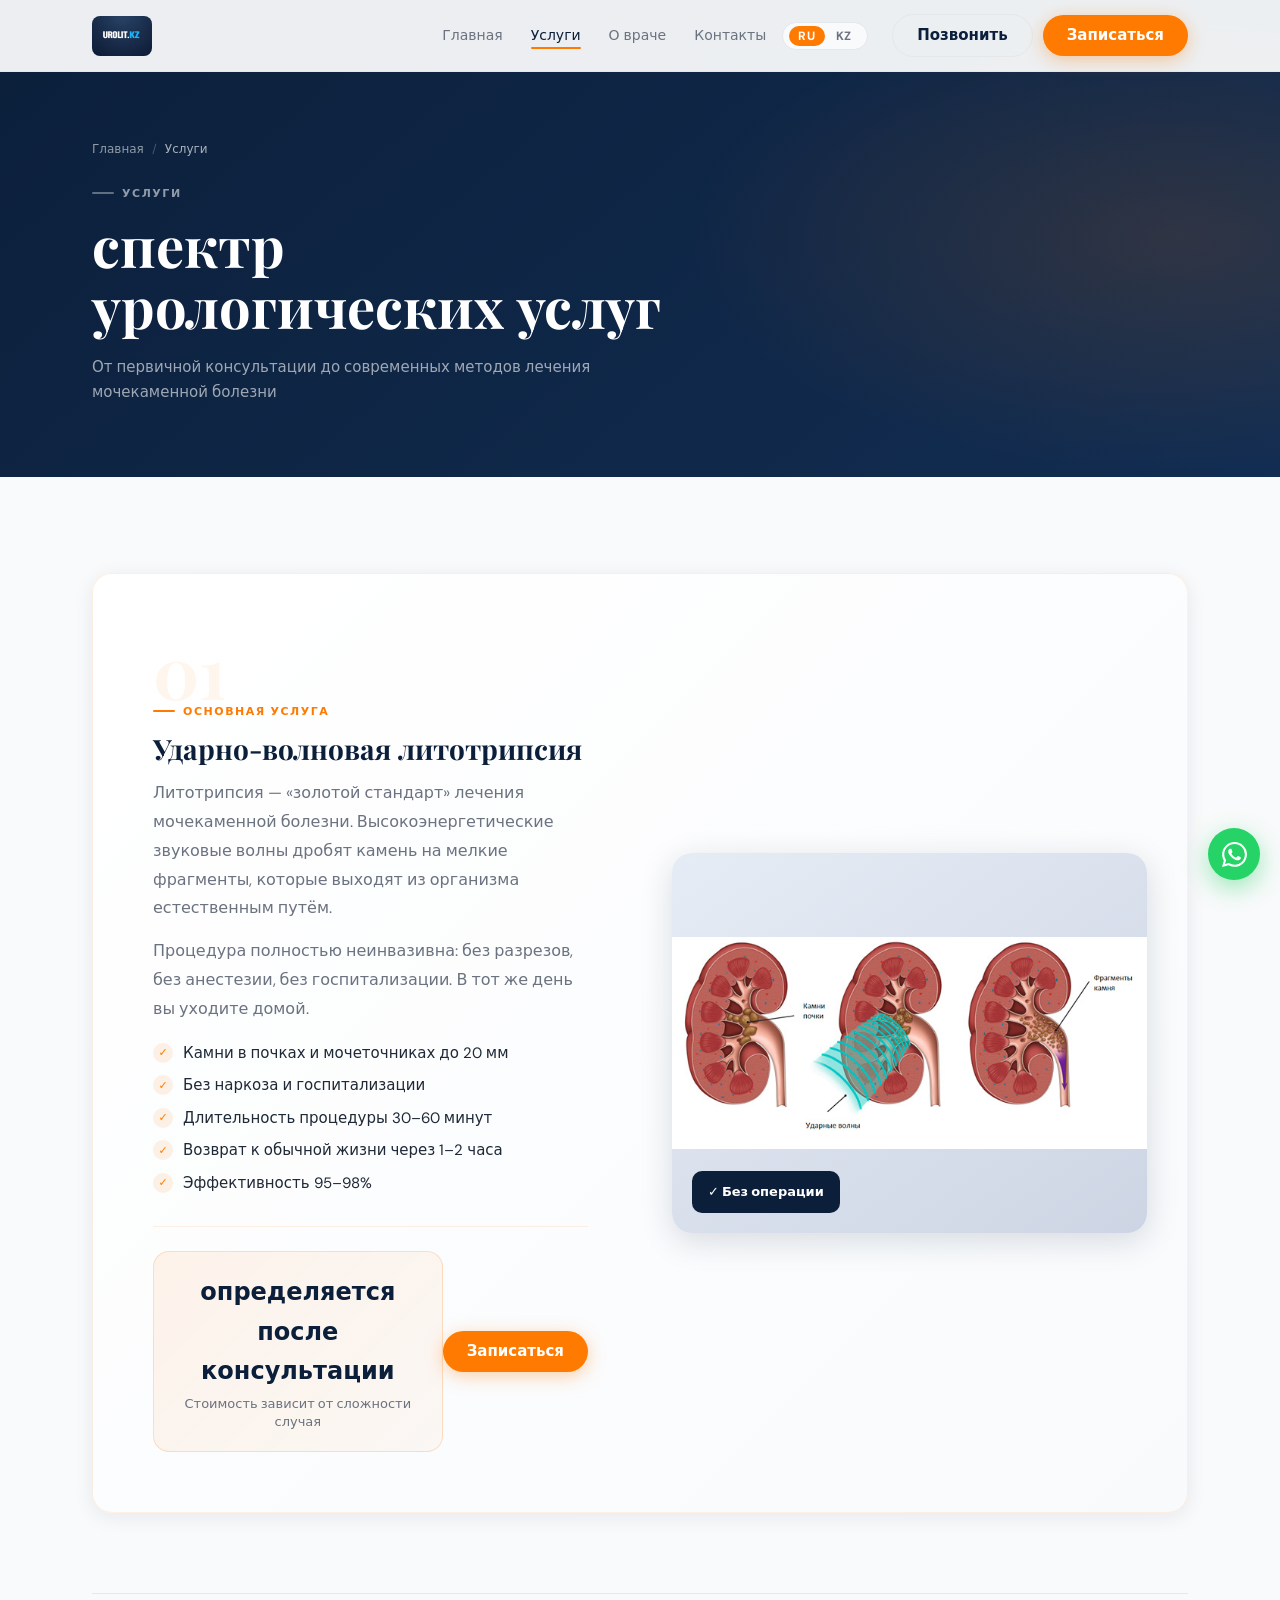
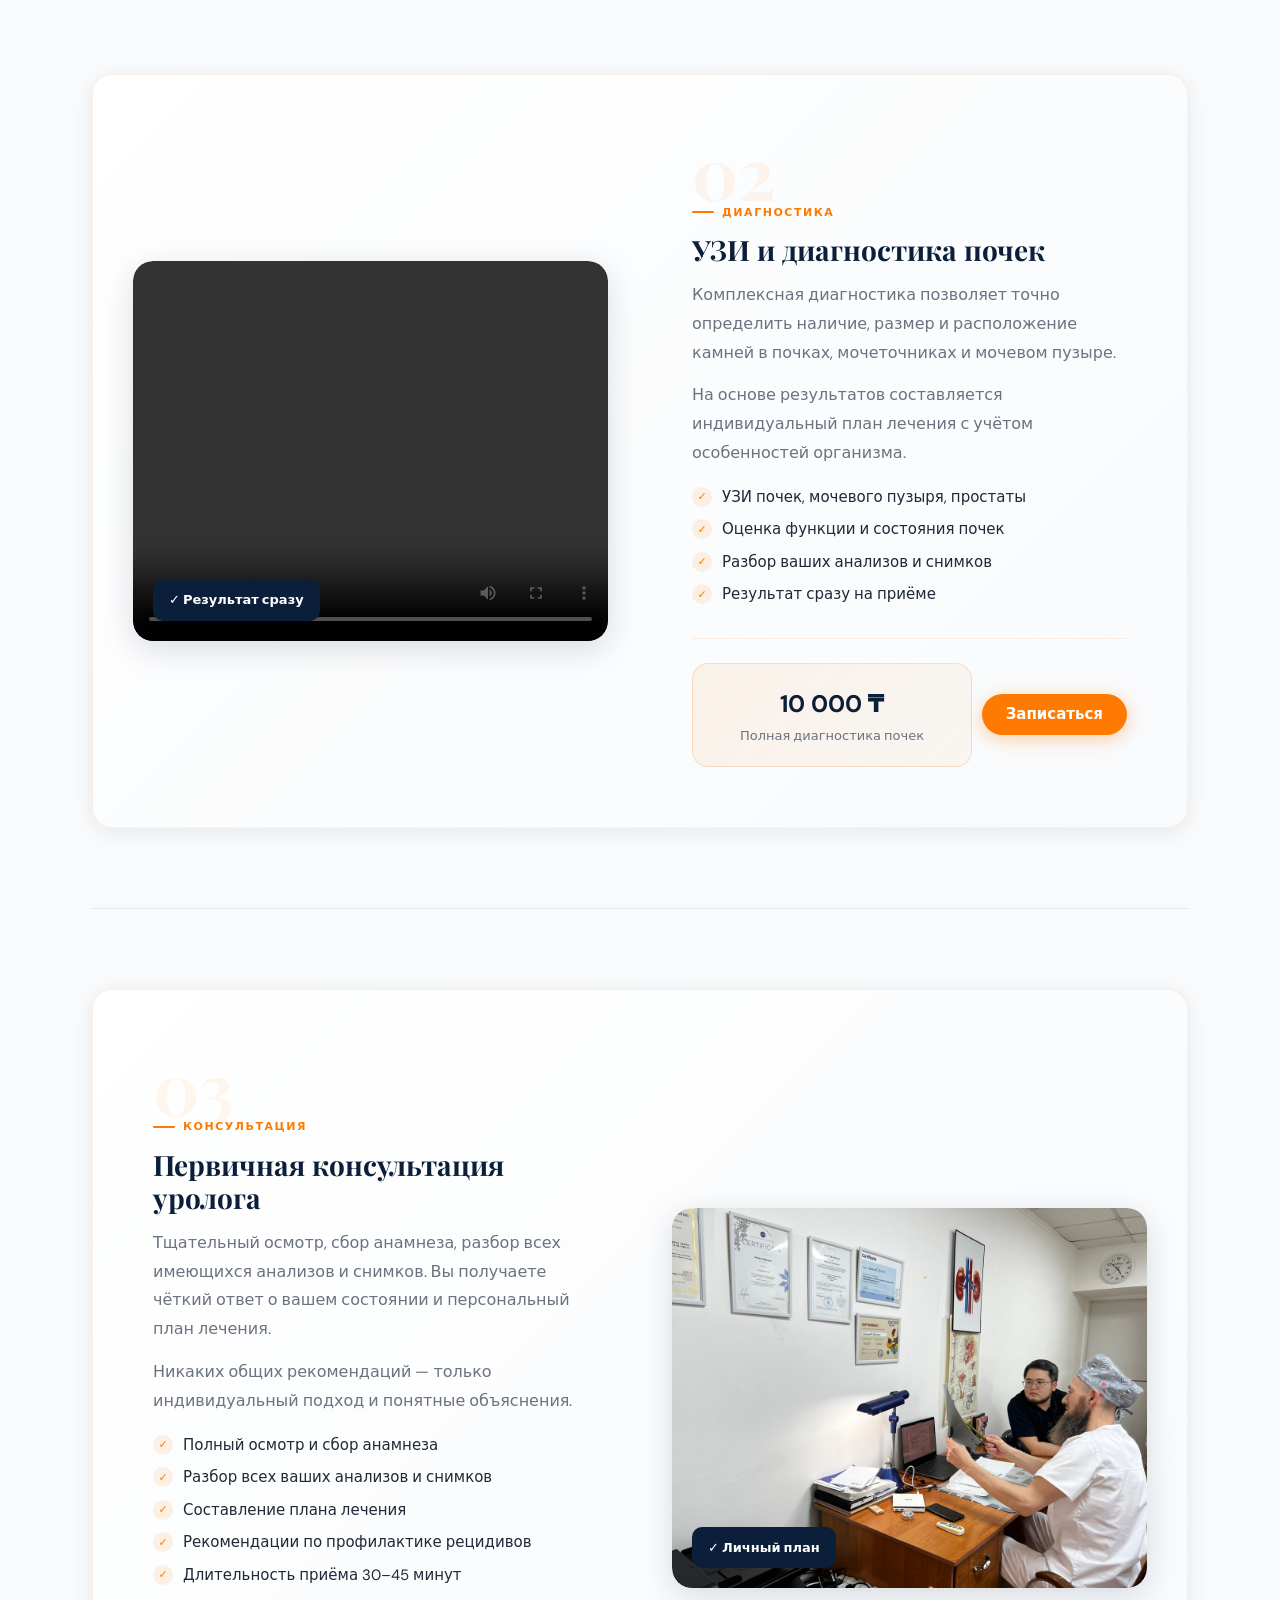
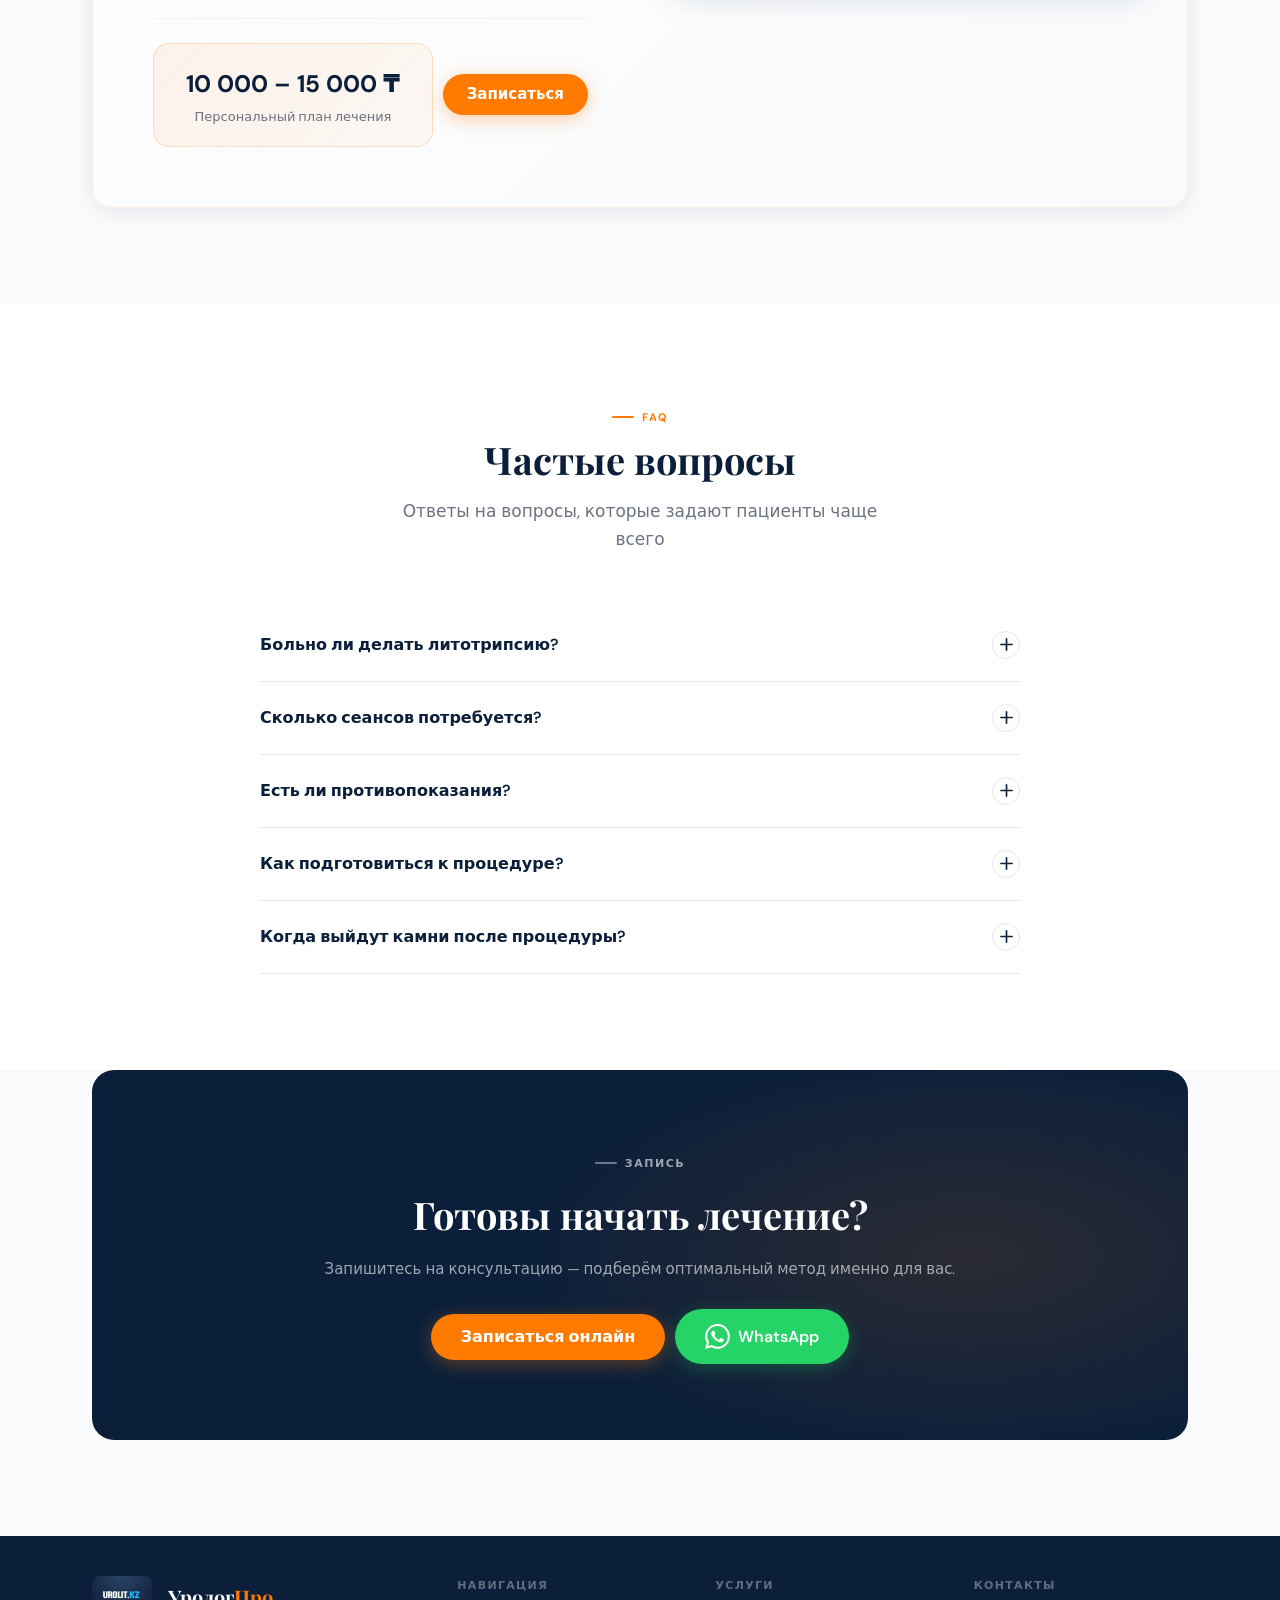
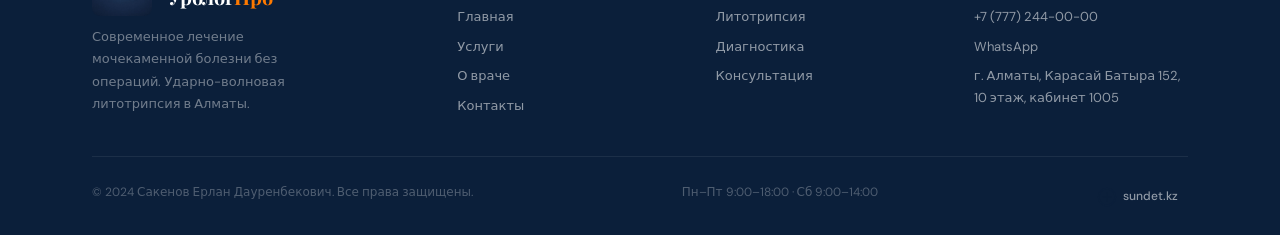
<file: services.html>
<!DOCTYPE html>
<html lang="ru">
<head>
  <meta charset="UTF-8"/>
  <meta name="viewport" content="width=device-width,initial-scale=1.0"/>
  <title>Услуги — Уролог Сакенов Ерлан Дауренбекович</title>
  <meta name="description" content="Ударно-волновая литотрипсия, диагностика почек, первичная консультация уролога в Алматы. Цены и подробное описание услуг."/>
  <link rel="stylesheet" href="style.css"/>
  <style>
  /* services-specific */
  .svc-block { 
    background: linear-gradient(135deg, #fff 0%, #f8fafc 100%);
    border: 1px solid rgba(255,122,0,0.1);
    border-radius: 20px;
    padding: 40px;
    margin-bottom: 80px;
    box-shadow: 0 4px 20px rgba(11,31,58,0.08);
    transition: all 0.3s ease;
  }
  .svc-block:hover {
    transform: translateY(-2px);
    box-shadow: 0 8px 40px rgba(11,31,58,0.12);
    border-color: rgba(255,122,0,0.2);
  }
  .svc-block:last-child { margin-bottom: 0; }
  .svc-row { display: grid; grid-template-columns: 1fr 1fr; gap: 64px; align-items: center; }
  .svc-row.rev { direction: rtl; }
  .svc-row.rev > * { direction: ltr; }

  .svc-visual {
    border-radius: 20px; overflow: hidden;
    background: linear-gradient(145deg,#e6ecf5,#cdd5e4);
    height: 380px; display: flex; align-items: center; justify-content: center;
    color: var(--muted); font-size: 14px; text-align: center;
    position: relative;
    box-shadow: 0 8px 32px rgba(11,31,58,0.15);
    transition: all 0.3s ease;
  }
  .svc-visual:hover {
    transform: scale(1.02);
    box-shadow: 0 12px 40px rgba(11,31,58,0.2);
  }
  .svc-vis-tag { position: absolute; bottom: 20px; left: 20px; background: var(--navy); color: #fff; font-size: 13px; font-weight: 600; padding: 10px 16px; border-radius: 10px; }

  .svc-num { font-family: var(--fd); font-size: 72px; font-weight: 700; color: rgba(255,122,0,.07); line-height: 1; margin-bottom: -12px; }
  .svc-info h3 { font-family: var(--fd); font-size: 28px; font-weight: 700; color: var(--navy); margin-bottom: 14px; line-height: 1.2; }
  .svc-info > p { color: var(--muted); line-height: 1.8; margin-bottom: 14px; }

  .feat-list { list-style: none; margin: 18px 0 26px; }
  .feat-list li { display: flex; align-items: flex-start; gap: 10px; font-size: 15px; color: var(--text); margin-bottom: 10px; line-height: 1.5; }
  .feat-list li::before { content: '✓'; width: 20px; height: 20px; background: rgba(255,122,0,.1); color: var(--accent); border-radius: 50%; display: flex; align-items: center; justify-content: center; font-size: 11px; font-weight: 700; flex-shrink: 0; margin-top: 1px; }

  .price-row { 
    display: flex; 
    align-items: center; 
    justify-content: space-between; 
    margin-top: 32px; 
    padding-top: 24px; 
    border-top: 1px solid rgba(255,122,0,0.1);
  }
  .price-card {
    background: linear-gradient(135deg, rgba(255,122,0,0.08) 0%, rgba(255,122,0,0.04) 100%);
    border: 1px solid rgba(255,122,0,0.2);
    border-radius: 16px;
    padding: 20px 24px;
    min-width: 280px;
    text-align: center;
    transition: all 0.3s ease;
  }
  .price-card:hover {
    transform: translateY(-2px);
    box-shadow: 0 8px 24px rgba(255,122,0,0.15);
    border-color: var(--accent);
  }
  .price-amount {
    font-size: 24px;
    font-weight: 700;
    color: var(--navy);
    margin-bottom: 4px;
  }
  .price-desc {
    font-size: 13px;
    color: var(--muted);
    line-height: 1.4;
  }

  .divider { border: none; border-top: 1px solid var(--line); margin: 80px 0; }

  /* FAQ */
  .faq-wrap { max-width: 760px; margin: 0 auto; }
  .faq-item { border-bottom: 1px solid var(--line); }
  .faq-btn {
    width: 100%; background: none; border: none; padding: 22px 0;
    display: flex; align-items: center; justify-content: space-between;
    cursor: pointer; font-family: var(--fb); font-size: 16px; font-weight: 600;
    color: var(--navy); text-align: left; gap: 16px; transition: color .2s;
  }
  .faq-btn:hover { color: var(--accent); }
  .faq-ico { width: 28px; height: 28px; border-radius: 50%; border: 1.5px solid var(--line); display: flex; align-items: center; justify-content: center; flex-shrink: 0; transition: all .25s; }
  .faq-ico svg { transition: transform .25s; }
  .faq-item.open .faq-ico { border-color: var(--accent); background: rgba(255,122,0,.08); }
  .faq-item.open .faq-ico svg { transform: rotate(45deg); }
  .faq-body { max-height: 0; overflow: hidden; transition: max-height .32s ease; }
  .faq-item.open .faq-body { max-height: 300px; }
  .faq-body p { padding-bottom: 20px; color: var(--muted); line-height: 1.78; }

  @media (max-width:900px) {
    .svc-row, .svc-row.rev { grid-template-columns: 1fr; direction: ltr; gap: 36px; }
    .svc-visual { height: 260px; }
  }
  </style>
</head>
<body>
<header class="hdr" id="hdr">
  <div class="wrap hdr-in">
    <a href="index.html" class="logo"><img src="images/WhatsApp Image 2026-03-22 at 16.48.15 (1).jpeg" alt="Логотип клиники" style="height: 40px; margin-right: 8px; border-radius: 8px;"><span class="logo-t"></span></a>
    <nav class="nav" id="nav">
      <a href="index.html" data-lang="nav.home">Главная</a>
      <a href="services.html" class="act" data-lang="nav.services">Услуги</a>
      <a href="about.html" data-lang="nav.about">О враче</a>
      <a href="contacts.html" data-lang="nav.contacts">Контакты</a>
    </nav>
    <div class="hdr-btns">
      <a href="tel:+77772440000" class="btn btn-gh" data-lang="nav.call">Позвонить</a>
      <a href="contacts.html" class="btn btn-or" data-lang="nav.book">Записаться</a>
    </div>
    <button class="brg" id="brg" aria-label="Меню"><span></span><span></span><span></span></button>
  </div>
</header>

<section class="ph">
  <div class="wrap">
    <div class="crumb"><a href="index.html" data-lang="ph.crumb.home">Главная</a><span>/</span><span style="color:rgba(255,255,255,.65)" data-lang="ph.crumb.services">Услуги</span></div>
    <div class="lbl" data-lang="ph.services.lbl">Услуги</div>
    <h1 class="h1"><span data-lang="ph.services.h1a">спектр</span><br><span data-lang="ph.services.h1b">урологических услуг</span></h1>
    <p class="sub" data-lang="ph.services.sub">От первичной консультации до современных методов лечения мочекаменной болезни</p>
  </div>
</section>

<section class="sec">
  <div class="wrap">

    <!-- 01 Литотрипсия -->
    <div class="svc-block">
      <div class="svc-row fu">
        <div class="svc-info">
          <div class="svc-num">01</div>
          <div class="lbl" data-lang="svc.page.1.lbl">Основная услуга</div>
          <h3 data-lang="svc.page.1.h3">Ударно-волновая литотрипсия</h3>
          <p data-lang="svc.page.1.p1">Литотрипсия — «золотой стандарт» лечения мочекаменной болезни. Высокоэнергетические звуковые волны дробят камень на мелкие фрагменты, которые выходят из организма естественным путём.</p>
          <p data-lang="svc.page.1.p2">Процедура полностью неинвазивна: без разрезов, без анестезии, без госпитализации. В тот же день вы уходите домой.</p>
          <ul class="feat-list">
            <li data-lang="svc.page.1.f1">Камни в почках и мочеточниках до 20 мм</li>
            <li data-lang="svc.page.1.f2">Без наркоза и госпитализации</li>
            <li data-lang="svc.page.1.f3">Длительность процедуры 30–60 минут</li>
            <li data-lang="svc.page.1.f4">Возврат к обычной жизни через 1–2 часа</li>
            <li data-lang="svc.page.1.f5">Эффективность 95–98%</li>
          </ul>
          <div class="price-row">
            <div class="price-card">
              <div class="price-amount" data-lang="svc.page.1.price">определяется после консультации</div>
              <div class="price-desc" data-lang="svc.page.1.pdesc">Стоимость зависит от сложности случая</div>
            </div>
            <a href="contacts.html" class="btn btn-or" data-lang="nav.book">Записаться</a>
          </div>
        </div>
        <div class="svc-visual">
          <img src="images/sdde.jpg" alt="Литотрипсия процедура" style="width: 100%; height: 100%; object-fit: contain; border-radius: 20px;">
          <div class="svc-vis-tag" data-lang="svc.page.1.tag">✓ Без операции</div>
        </div>
      </div>
    </div>

    <hr class="divider"/>

    <!-- 02 Диагностика -->
    <div class="svc-block">
      <div class="svc-row rev fu">
        <div class="svc-info">
          <div class="svc-num">02</div>
          <div class="lbl" data-lang="svc.page.2.lbl">Диагностика</div>
          <h3 data-lang="svc.page.2.h3">УЗИ и диагностика почек</h3>
          <p data-lang="svc.page.2.p1">Комплексная диагностика позволяет точно определить наличие, размер и расположение камней в почках, мочеточниках и мочевом пузыре.</p>
          <p data-lang="svc.page.2.p2">На основе результатов составляется индивидуальный план лечения с учётом особенностей организма.</p>
          <ul class="feat-list">
            <li data-lang="svc.page.2.f1">УЗИ почек, мочевого пузыря, простаты</li>
            <li data-lang="svc.page.2.f2">Оценка функции и состояния почек</li>
            <li data-lang="svc.page.2.f3">Разбор ваших анализов и снимков</li>
            <li data-lang="svc.page.2.f4">Результат сразу на приёме</li>
          </ul>
          <div class="price-row">
            <div class="price-card">
              <div class="price-amount" data-lang="svc.page.2.price">10 000 ₸</div>
              <div class="price-desc" data-lang="svc.page.2.pdesc">Полная диагностика почек</div>
            </div>
            <a href="contacts.html" class="btn btn-or" data-lang="nav.book">Записаться</a>
          </div>
        </div>
        <div class="svc-visual">
          <video width="100%" height="100%" controls style="border-radius: 20px; object-fit: contain;">
            <source src="images/WhatsApp Video 2026-03-25 at 09.15.06.mp4" type="video/mp4">
            Ваш браузер не поддерживает видео.
          </video>
          <div class="svc-vis-tag" data-lang="svc.page.2.tag">✓ Результат сразу</div>
        </div>
      </div>
    </div>

    <hr class="divider"/>

    <!-- 03 Консультация -->
    <div class="svc-block">
      <div class="svc-row fu">
        <div class="svc-info">
          <div class="svc-num">03</div>
          <div class="lbl" data-lang="svc.page.3.lbl">Консультация</div>
          <h3 data-lang="svc.page.3.h3">Первичная консультация уролога</h3>
          <p data-lang="svc.page.3.p1">Тщательный осмотр, сбор анамнеза, разбор всех имеющихся анализов и снимков. Вы получаете чёткий ответ о вашем состоянии и персональный план лечения.</p>
          <p data-lang="svc.page.3.p2">Никаких общих рекомендаций — только индивидуальный подход и понятные объяснения.</p>
          <ul class="feat-list">
            <li data-lang="svc.page.3.f1">Полный осмотр и сбор анамнеза</li>
            <li data-lang="svc.page.3.f2">Разбор всех ваших анализов и снимков</li>
            <li data-lang="svc.page.3.f3">Составление плана лечения</li>
            <li data-lang="svc.page.3.f4">Рекомендации по профилактике рецидивов</li>
            <li data-lang="svc.page.3.f5">Длительность приёма 30–45 минут</li>
          </ul>
          <div class="price-row">
            <div class="price-card">
              <div class="price-amount" data-lang="svc.page.3.price">10 000 – 15 000 ₸</div>
              <div class="price-desc" data-lang="svc.page.3.pdesc">Персональный план лечения</div>
            </div>
            <a href="contacts.html" class="btn btn-or" data-lang="nav.book">Записаться</a>
          </div>
        </div>
        <div class="svc-visual">
          <img src="images\WhatsApp Image 2026-03-27 at 17.56.54.jpeg" alt="Консультация уролога" style="width: 100%; height: 100%; object-fit: cover; border-radius: 20px;">
          <div class="svc-vis-tag" data-lang="svc.page.3.tag">✓ Личный план</div>
        </div>
      </div>
    </div>

  </div>
</section>

<!-- FAQ -->
<section class="sec sec-w">
  <div class="wrap">
    <div class="tc sh fu"><div class="lbl" data-lang="lbl.faq">FAQ</div><h2 class="h2" data-lang="faq.h2">Частые вопросы</h2><p class="sub" data-lang="faq.sub">Ответы на вопросы, которые задают пациенты чаще всего</p></div>
    <div class="faq-wrap">
      <div class="faq-item fu">
        <button class="faq-btn"><span data-lang="faq.1.q">Больно ли делать литотрипсию?</span><div class="faq-ico"><svg width="13" height="13" viewBox="0 0 14 14" fill="none"><path d="M7 1v12M1 7h12" stroke="currentColor" stroke-width="1.8" stroke-linecap="round"/></svg></div></button>
        <div class="faq-body"><p>Процедура переносится комфортно.<br>Во время ДУВЛ используется обезболивание. Пациент может ощущать лёгкие покалывание на коже или дискомфорт, но сильной боли обычно нет. После процедуры возможны умеренные тянущие ощущения в пояснице.</p></div>
      </div>
      <div class="faq-item fu" style="--dl:.05s">
        <button class="faq-btn"><span data-lang="faq.2.q">Сколько сеансов потребуется?</span><div class="faq-ico"><svg width="13" height="13" viewBox="0 0 14 14" fill="none"><path d="M7 1v12M1 7h12" stroke="currentColor" stroke-width="1.8" stroke-linecap="round"/></svg></div></button>
        <div class="faq-body"><p>В большинстве случаев требуется 1 сеанс.<br>Если камень крупный или плотный, может понадобиться 2–3 процедуры для полного дробления.</p></div>
      </div>
      <div class="faq-item fu" style="--dl:.1s">
        <button class="faq-btn"><span data-lang="faq.3.q">Есть ли противопоказания?</span><div class="faq-ico"><svg width="13" height="13" viewBox="0 0 14 14" fill="none"><path d="M7 1v12M1 7h12" stroke="currentColor" stroke-width="1.8" stroke-linecap="round"/></svg></div></button>
        <div class="faq-body"><p>Да, как и у любой медицинской процедуры. Основные противопоказания:<br>
          •	беременность<br>
          •	нарушение свертываемости крови<br>
          •	острое воспаление почек<br>
          •	очень большой камень<br><br>
          Решение принимается после обследования.</p></div>
      </div>
      <div class="faq-item fu" style="--dl:.15s">
        <button class="faq-btn"><span data-lang="faq.4.q">Как подготовиться к процедуре?</span><div class="faq-ico"><svg width="13" height="13" viewBox="0 0 14 14" fill="none"><path d="M7 1v12M1 7h12" stroke="currentColor" stroke-width="1.8" stroke-linecap="round"/></svg></div></button>
        <div class="faq-body"><p>Перед процедурой необходимо:<br>
          •	сдать анализы крови и мочи<br>
          •	сделать УЗИ или КТ<br>
          •	за 3–4 часа не принимать пищу<br>
          • за час до сеанса выпить 1.5 литра воды!<br><br>
          Точные рекомендации врач даст на консультации.</p></div>
      </div>
      <div class="faq-item fu" style="--dl:.2s">
        <button class="faq-btn"><span data-lang="faq.5.q">Когда выйдут камни после процедуры?</span><div class="faq-ico"><svg width="13" height="13" viewBox="0 0 14 14" fill="none"><path d="M7 1v12M1 7h12" stroke="currentColor" stroke-width="1.8" stroke-linecap="round"/></svg></div></button>
        <div class="faq-body"><p>Фрагменты камня начинают выходить обычно через 1–3 дня после процедуры.<br>Полное очищение мочевых путей может занять от нескольких дней до 2–3 недель, в зависимости от размера и расположения камня.<br><br>
          Иногда выход сопровождается:<br>
          •	учащённым мочеиспусканием<br>
          •	тянущими болями<br>
          •	небольшим количеством крови в моче<br><br>
          Это нормальная реакция после дробления.</p></div>
      </div>
    </div>
  </div>
</section>

<!-- CTA -->
<section style="padding:0 0 96px">
  <div class="wrap">
    <div class="cta-box fu">
      <div class="cta-box-in">
        <div class="lbl lbl-lt" data-lang="cta.1.lbl">Запись</div>
        <h2 class="cta-ttl" data-lang="cta.3.h2">Готовы начать лечение?</h2>
        <p class="cta-sub" data-lang="cta.3.sub">Запишитесь на консультацию — подберём оптимальный метод именно для вас.</p>
        <div class="cta-row">
          <a href="contacts.html" class="btn btn-or btn-lg" data-lang="cta.3.online">Записаться онлайн</a>
          <a href="https://wa.me/77001234567" target="_blank" class="btn btn-wa btn-lg"><svg class="wa-svg" viewBox="0 0 24 24"><path d="M17.472 14.382c-.297-.149-1.758-.867-2.03-.967-.273-.099-.471-.148-.67.15-.197.297-.767.966-.94 1.164-.173.199-.347.223-.644.075-.297-.15-1.255-.463-2.39-1.475-.883-.788-1.48-1.761-1.653-2.059-.173-.297-.018-.458.13-.606.134-.133.298-.347.446-.52.149-.174.198-.298.298-.497.099-.198.05-.371-.025-.52-.075-.149-.669-1.612-.916-2.207-.242-.579-.487-.5-.669-.51-.173-.008-.371-.01-.57-.01-.198 0-.52.074-.792.372-.272.297-1.04 1.016-1.04 2.479 0 1.462 1.065 2.875 1.213 3.074.149.198 2.096 3.2 5.077 4.487.709.306 1.262.489 1.694.625.712.227 1.36.195 1.871.118.571-.085 1.758-.719 2.006-1.413.248-.694.248-1.289.173-1.413-.074-.124-.272-.198-.57-.347m-5.421 7.403h-.004a9.87 9.87 0 01-5.031-1.378l-.361-.214-3.741.982.998-3.648-.235-.374a9.86 9.86 0 01-1.51-5.26c.001-5.45 4.436-9.884 9.888-9.884 2.64 0 5.122 1.03 6.988 2.898a9.825 9.825 0 012.893 6.994c-.003 5.45-4.437 9.884-9.885 9.884m8.413-18.297A11.815 11.815 0 0012.05 0C5.495 0 .16 5.335.157 11.892c0 2.096.547 4.142 1.588 5.945L.057 24l6.305-1.654a11.882 11.882 0 005.683 1.448h.005c6.554 0 11.89-5.335 11.893-11.893a11.821 11.821 0 00-3.48-8.413z"/></svg>WhatsApp</a>
        </div>
      </div>
    </div>
  </div>
</section>

<footer class="ftr">
  <div class="wrap">
    <div class="ftr-g">
      <div><a href="index.html" class="logo"><img src="images/WhatsApp Image 2026-03-22 at 16.48.15 (1).jpeg" alt="Логотип клиники" style="height: 40px; margin-right: 8px; border-radius: 8px;"><span class="logo-t">Уролог<em>Про</em></span></a><p class="ftr-desc" data-lang="ftr.desc">Современное лечение мочекаменной болезни без операций. Ударно-волновая литотрипсия в Алматы.</p></div>
      <div class="ftr-col"><h5 data-lang="ftr.nav.title">Навигация</h5><a href="index.html" data-lang="nav.home">Главная</a><a href="services.html" data-lang="nav.services">Услуги</a><a href="about.html" data-lang="nav.about">О враче</a><a href="contacts.html" data-lang="nav.contacts">Контакты</a></div>
      <div class="ftr-col"><h5 data-lang="ftr.svc.title">Услуги</h5><a href="services.html" data-lang="ftr.svc.1">Литотрипсия</a><a href="services.html" data-lang="ftr.svc.2">Диагностика</a><a href="services.html" data-lang="ftr.svc.3">Консультация</a></div>
      <div class="ftr-col"><h5 data-lang="ftr.con.title">Контакты</h5><a href="tel:+77772440000">+7 (777) 244-00-00</a><a href="https://wa.me/77772440000" target="_blank">WhatsApp</a><a href="contacts.html" data-lang="con.addr.val">г. Алматы, Карасай Батыра 152, 10 этаж, кабинет 1005</a></div>
    </div>
    <div class="ftr-bot">
      <p class="ftr-copy" data-lang="ftr.copy1">© 2024 Сакенов Ерлан Дауренбекович. Все права защищены.</p>
      <p class="ftr-copy" data-lang="ftr.copy2">Пн–Пт 9:00–18:00 · Сб 9:00–14:00</p>
      <a href="https://share.google/wxDigkNDbM6Hf5PQi" target="_blank" class="sundet-link" title="Поделиться в sundet.kz">
        <svg width="20" height="20" viewBox="0 0 24 24" fill="none">
          <circle cx="12" cy="12" r="10" stroke="#0B1F3A" stroke-width="2"/>
          <path d="M12 8v8m-4-4h8" stroke="#0B1F3A" stroke-width="2" stroke-linecap="round"/>
        </svg>
        <span>sundet.kz</span>
      </a>
    </div>
  </div>
</footer>
<a href="https://wa.me/77772440000" target="_blank" class="wa-btn" aria-label="WhatsApp"><svg class="wa-svg" viewBox="0 0 24 24"><path d="M17.472 14.382c-.297-.149-1.758-.867-2.03-.967-.273-.099-.471-.148-.67.15-.197.297-.767.966-.94 1.164-.173.199-.347.223-.644.075-.297-.15-1.255-.463-2.39-1.475-.883-.788-1.48-1.761-1.653-2.059-.173-.297-.018-.458.13-.606.134-.133.298-.347.446-.52.149-.174.198-.298.298-.497.099-.198.05-.371-.025-.52-.075-.149-.669-1.612-.916-2.207-.242-.579-.487-.5-.669-.51-.173-.008-.371-.01-.57-.01-.198 0-.52.074-.792.372-.272.297-1.04 1.016-1.04 2.479 0 1.462 1.065 2.875 1.213 3.074.149.198 2.096 3.2 5.077 4.487.709.306 1.262.489 1.694.625.712.227 1.36.195 1.871.118.571-.085 1.758-.719 2.006-1.413.248-.694.248-1.289.173-1.413-.074-.124-.272-.198-.57-.347m-5.421 7.403h-.004a9.87 9.87 0 01-5.031-1.378l-.361-.214-3.741.982.998-3.648-.235-.374a9.86 9.86 0 01-1.51-5.26c.001-5.45 4.436-9.884 9.888-9.884 2.64 0 5.122 1.03 6.988 2.898a9.825 9.825 0 012.893 6.994c-.003 5.45-4.437 9.884-9.885 9.884m8.413-18.297A11.815 11.815 0 0012.05 0C5.495 0 .16 5.335.157 11.892c0 2.096.547 4.142 1.588 5.945L.057 24l6.305-1.654a11.882 11.882 0 005.683 1.448h.005c6.554 0 11.89-5.335 11.893-11.893a11.821 11.821 0 00-3.48-8.413z"/></svg></a>
<script src="main.js"></script>
<script src="lang.js"></script>
</body>
</html>
</file>
<file: style.css>
@import url('https://fonts.googleapis.com/css2?family=Playfair+Display:ital,wght@0,600;0,700;1,600;1,700&family=DM+Sans:opsz,wght@9..40,300;9..40,400;9..40,500;9..40,600&display=swap');

*,
*::before,
*::after {
  box-sizing: border-box;
  margin: 0;
  padding: 0;
}

/* ── CSS Variables ── */
:root {
  --navy: #0B1F3A;
  --bg: #F9FAFB;
  --accent: #FF7A00;
  --text: #1F2937;
  --muted: #6B7280;
  --white: #ffffff;
  --line: #E5E7EB;
  --s-sm: 0 2px 8px rgba(11, 31, 58, .06);
  --s-md: 0 8px 32px rgba(11, 31, 58, .10);
  --s-lg: 0 20px 60px rgba(11, 31, 58, .14);
  --r: 14px;
  --fd: 'Playfair Display', Georgia, serif;
  --fb: 'DM Sans', system-ui, sans-serif;
  --mw: 1160px;
}

html {
  scroll-behavior: smooth;
}

body {
  font-family: var(--fb);
  background: var(--bg);
  color: var(--text);
  font-size: 16px;
  line-height: 1.65;
  overflow-x: hidden;
  -webkit-font-smoothing: antialiased;
}

a {
  color: inherit;
  text-decoration: none;
}

img {
  display: block;
  max-width: 100%;
  height: auto;
}

video {
  max-width: 100%;
}

/* ── Layout ── */
.wrap {
  max-width: var(--mw);
  margin: 0 auto;
  padding: 0 16px;
}

.sec {
  padding: 56px 0;
}

.sec-w {
  background: var(--white);
}

/* ── Animations ── */
.fu {
  opacity: 0;
  transform: translateY(26px);
  transition: opacity .6s ease var(--dl, 0s), transform .6s ease var(--dl, 0s);
}

.fu.on {
  opacity: 1;
  transform: none;
}

/* ── Label / headings ── */
.lbl {
  display: inline-flex;
  align-items: center;
  gap: 8px;
  font-size: 11px;
  font-weight: 700;
  letter-spacing: .14em;
  text-transform: uppercase;
  color: var(--accent);
  margin-bottom: 12px;
}

.lbl::before {
  content: '';
  width: 22px;
  height: 2px;
  background: var(--accent);
  border-radius: 2px;
}

.lbl-lt {
  color: rgba(255, 255, 255, .6);
}

.lbl-lt::before {
  background: rgba(255, 255, 255, .4);
}

.h1 {
  font-family: var(--fd);
  font-size: clamp(28px, 6vw, 56px);
  font-weight: 700;
  color: var(--navy);
  line-height: 1.1;
  margin-bottom: 18px;
}

.h2 {
  font-family: var(--fd);
  font-size: clamp(22px, 4vw, 38px);
  font-weight: 700;
  color: var(--navy);
  line-height: 1.18;
  margin-bottom: 14px;
}

.sub {
  font-size: 15px;
  color: var(--muted);
  max-width: 520px;
}

.tc {
  text-align: center;
}

.tc .sub {
  margin: 0 auto;
}

.sh {
  margin-bottom: 40px;
}

/* ── Buttons ── */
.btn {
  display: inline-flex;
  align-items: center;
  gap: 8px;
  padding: 13px 22px;
  border-radius: 50px;
  font-family: var(--fb);
  font-size: 15px;
  font-weight: 600;
  text-decoration: none;
  border: none;
  cursor: pointer;
  transition: all .25s ease;
  white-space: nowrap;
  line-height: 1;
}

.btn-lg {
  padding: 15px 28px;
  font-size: 16px;
}

.btn-or {
  background: var(--accent);
  color: #fff;
  box-shadow: 0 4px 18px rgba(255, 122, 0, .35);
}

.btn-or:hover {
  background: #e86e00;
  transform: translateY(-2px);
  box-shadow: 0 8px 26px rgba(255, 122, 0, .45);
}

.btn-gh {
  background: transparent;
  color: var(--navy);
  border: 1.5px solid var(--line);
}

.btn-gh:hover {
  border-color: var(--navy);
  background: var(--navy);
  color: #fff;
}

.btn-wa {
  background: #25D366;
  color: #fff;
  box-shadow: 0 4px 18px rgba(37, 211, 102, .28);
}

.btn-wa:hover {
  background: #1dba58;
  transform: translateY(-2px);
  box-shadow: 0 8px 26px rgba(37, 211, 102, .4);
}

.btn-wh {
  background: #fff;
  color: var(--navy);
  font-weight: 700;
}

.btn-wh:hover {
  transform: translateY(-2px);
  box-shadow: 0 8px 24px rgba(255, 255, 255, .2);
}

/* ── Header ── */
.hdr {
  position: fixed;
  top: 0;
  left: 0;
  right: 0;
  z-index: 100;
  padding: 12px 0;
  background: rgba(249, 250, 251, .95);
  backdrop-filter: blur(18px);
  -webkit-backdrop-filter: blur(18px);
  border-bottom: 1px solid var(--line);
  transition: box-shadow .3s;
}

.hdr.sc {
  box-shadow: var(--s-md);
}

.hdr-in {
  display: flex;
  align-items: center;
  gap: 16px;
}

.logo {
  display: flex;
  align-items: center;
  gap: 8px;
  flex-shrink: 0;
}

.logo-i {
  font-size: 18px;
  color: var(--accent);
}

.logo-t {
  font-family: var(--fd);
  font-size: 20px;
  font-weight: 700;
  color: var(--navy);
}

.logo-t em {
  font-style: normal;
  color: var(--accent);
}

/* Nav hidden by default (mobile), shown via JS or media query */
.nav {
  display: none;
  align-items: center;
  gap: 24px;
  margin-left: auto;
}

.nav a {
  font-size: 14px;
  font-weight: 500;
  color: var(--muted);
  transition: color .2s;
  position: relative;
  padding-bottom: 2px;
}

.nav a:hover {
  color: var(--navy);
}

.nav a.act {
  color: var(--navy);
}

.nav a.act::after {
  content: '';
  position: absolute;
  bottom: -2px;
  left: 0;
  right: 0;
  height: 2px;
  background: var(--accent);
  border-radius: 2px;
}

.hdr-btns {
  display: none;
  align-items: center;
  gap: 10px;
  flex-shrink: 0;
}

/* ── Burger ── */
.brg {
  display: flex;
  flex-direction: column;
  gap: 5px;
  background: none;
  border: none;
  cursor: pointer;
  padding: 6px;
  margin-left: auto;
  border-radius: 8px;
  transition: background .2s;
}

.brg:hover {
  background: rgba(11, 31, 58, .06);
}

.brg span {
  width: 24px;
  height: 2px;
  background: var(--navy);
  border-radius: 2px;
  transition: all .3s;
  display: block;
}

/* Mobile nav dropdown */
.nav.op {
  display: flex !important;
  flex-direction: column;
  align-items: stretch;
  position: fixed;
  top: 62px;
  left: 0;
  right: 0;
  background: var(--white);
  box-shadow: 0 16px 40px rgba(11, 31, 58, .15);
  padding: 8px 16px 24px;
  z-index: 99;
  border-top: 1px solid var(--line);
  max-height: calc(100vh - 62px);
  overflow-y: auto;
}

.nav.op a {
  font-size: 16px;
  font-weight: 500;
  padding: 14px 0;
  border-bottom: 1px solid var(--line);
  color: var(--text);
  display: block;
}

.nav.op a:last-child {
  border-bottom: none;
}

.nav.op a.act {
  color: var(--accent);
  font-weight: 600;
}

/* Mobile CTA buttons inside open nav */
.nav.op::after {
  content: '';
  display: block;
  height: 16px;
}

/* ── Page hero (inner pages) ── */
.ph {
  padding: 106px 0 52px;
  background: linear-gradient(140deg, #0B1F3A 0%, #122d52 100%);
  position: relative;
  overflow: hidden;
}

.ph::after {
  content: '';
  position: absolute;
  inset: 0;
  background: radial-gradient(ellipse 55% 70% at 92% 50%, rgba(255, 122, 0, .13) 0%, transparent 70%);
  pointer-events: none;
}

.ph .lbl {
  color: rgba(255, 255, 255, .55);
}

.ph .lbl::before {
  background: rgba(255, 255, 255, .35);
}

.ph .h1 {
  color: #fff;
}

.ph .sub {
  color: rgba(255, 255, 255, .6);
  margin-top: 10px;
  font-size: 15px;
}

.crumb {
  display: flex;
  align-items: center;
  gap: 8px;
  font-size: 12px;
  color: rgba(255, 255, 255, .4);
  margin-bottom: 16px;
  flex-wrap: wrap;
}

.crumb a {
  color: rgba(255, 255, 255, .55);
  transition: color .2s;
}

.crumb a:hover {
  color: rgba(255, 255, 255, .9);
}

.crumb span {
  color: rgba(255, 255, 255, .25);
}

/* ── CTA block ── */
.cta-box {
  background: var(--navy);
  border-radius: 18px;
  padding: 44px 20px;
  text-align: center;
  position: relative;
  overflow: hidden;
}

.cta-box::before {
  content: '';
  position: absolute;
  inset: 0;
  background: radial-gradient(ellipse 60% 80% at 80% 50%, rgba(255, 122, 0, .13) 0%, transparent 70%);
  pointer-events: none;
}

.cta-box-in {
  position: relative;
  z-index: 1;
}

.cta-ttl {
  font-family: var(--fd);
  font-size: clamp(20px, 4vw, 38px);
  font-weight: 700;
  color: #fff;
  margin-bottom: 10px;
}

.cta-sub {
  font-size: 15px;
  color: rgba(255, 255, 255, .6);
  margin-bottom: 28px;
}

.cta-row {
  display: flex;
  align-items: center;
  justify-content: center;
  gap: 10px;
  flex-wrap: wrap;
}

/* ── Reviews cards ── */
.rev-c {
  background: #fff;
  border-radius: 16px;
  padding: 20px;
  box-shadow: 0 4px 20px rgba(11, 31, 58, .08);
  transition: all 0.3s ease;
  border: 1px solid var(--line);
}

.rev-c:hover {
  transform: translateY(-4px);
  box-shadow: 0 8px 30px rgba(11, 31, 58, .12);
}

.rev-c img {
  width: 100%;
  height: 180px;
  object-fit: cover;
  border-radius: 12px;
  margin-bottom: 14px;
}

.rev-stars {
  font-size: 15px;
  color: #FFA500;
  margin-bottom: 10px;
}

.rev-txt {
  font-size: 14px;
  line-height: 1.65;
  color: var(--text);
  margin-bottom: 14px;
  font-style: italic;
}

.rev-au {
  display: flex;
  align-items: center;
  gap: 10px;
}

.rev-av {
  width: 38px;
  height: 38px;
  border-radius: 50%;
  background: linear-gradient(135deg, var(--navy), #1a3a6e);
  color: #fff;
  display: flex;
  align-items: center;
  justify-content: center;
  font-weight: 700;
  font-size: 14px;
  flex-shrink: 0;
}

.rev-nm {
  font-size: 13px;
  font-weight: 700;
  color: var(--navy);
}

.rev-dt {
  font-size: 12px;
  color: var(--muted);
  margin-top: 2px;
}

/* ── Modal for image preview ── */
.modal {
  display: none;
  position: fixed;
  z-index: 1000;
  left: 0;
  top: 0;
  width: 100%;
  height: 100%;
  background-color: rgba(0, 0, 0, .9);
  animation: fadeIn 0.3s ease;
  align-items: center;
  justify-content: center;
}

.modal-content {
  display: block;
  width: 92%;
  max-width: 900px;
  max-height: 88vh;
  object-fit: contain;
  border-radius: 8px;
  animation: zoomIn 0.3s ease;
  margin: auto;
}

.modal-close {
  position: absolute;
  top: 16px;
  right: 20px;
  color: #fff;
  font-size: 36px;
  font-weight: bold;
  cursor: pointer;
  transition: 0.3s;
  line-height: 1;
  z-index: 1001;
}

.modal-close:hover {
  color: #bbb;
}

@keyframes fadeIn {
  from {
    opacity: 0;
  }

  to {
    opacity: 1;
  }
}

@keyframes zoomIn {
  from {
    transform: scale(0.85);
  }

  to {
    transform: scale(1);
  }
}

/* ── About page ── */
.ab-hero {
  display: grid;
  grid-template-columns: 1fr;
  gap: 40px;
  align-items: start;
  position: relative;
}

.ab-hero-img {
  position: relative;
  width: 100%;
  height: 400px;
  border-radius: 20px;
  overflow: hidden;
  box-shadow: 0 20px 60px rgba(11, 31, 58, .15);
  background: linear-gradient(135deg, rgba(255, 122, 0, .05) 0%, rgba(11, 31, 58, .08) 100%);
}

.ab-hero-img img {
  width: 100%;
  height: 100%;
  object-fit: cover;
  object-position: center top;
  transition: transform 0.3s ease;
}

.ab-hero-img:hover img {
  transform: scale(1.02);
}

.ab-hero-tag {
  position: absolute;
  bottom: 20px;
  right: 20px;
  background: var(--navy);
  color: #fff;
  padding: 10px 16px;
  border-radius: 12px;
  font-size: 12px;
  font-weight: 600;
  display: flex;
  align-items: center;
  gap: 8px;
  box-shadow: var(--s-lg);
}

.ab-hero-content {
  padding: 20px 0;
}

.ab-hero-content .lbl {
  margin-bottom: 12px;
}

.ab-hero-content .h2 {
  margin-bottom: 16px;
}

.ab-hero-content .ab-role {
  font-size: 14px;
  color: var(--accent);
  font-weight: 500;
  margin-bottom: 20px;
}

.ab-hero-content p {
  color: var(--muted);
  line-height: 1.8;
  margin-bottom: 16px;
  font-size: 14px;
}

.ab-stats {
  display: grid;
  grid-template-columns: 1fr 1fr;
  gap: 12px;
  margin: 24px 0;
}

.ab-stat {
  background: var(--bg);
  border: 1px solid var(--line);
  border-radius: var(--r);
  padding: 16px;
  text-align: center;
}

.ab-stat-n {
  font-family: var(--fd);
  font-size: 24px;
  font-weight: 700;
  color: var(--navy);
}

.ab-stat-l {
  font-size: 12px;
  color: var(--muted);
  margin-top: 3px;
}

/* Mobile responsive for about hero */
@media (min-width: 600px) {
  .ab-hero {
    grid-template-columns: 1fr 1.2fr;
    gap: 48px;
    align-items: center;
  }

  .ab-hero-img {
    height: 450px;
  }

  .ab-hero-content {
    padding: 20px 0;
  }

  .ab-stats {
    grid-template-columns: repeat(3, 1fr);
    gap: 14px;
  }
}

@media (max-width: 768px) {
  .ab-hero-img {
    height: 350px !important;
    width: 100% !important;
    max-width: 100% !important;
    display: block !important;
    visibility: visible !important;
  }

  .ab-hero-img img {
    width: 100% !important;
    height: 100% !important;
    object-fit: cover !important;
    object-position: center center !important;
    display: block !important;
    visibility: visible !important;
  }

  .ab-hero-tag {
    bottom: 16px;
    right: 16px;
    padding: 8px 12px;
    font-size: 11px;
  }

  .ab-stats {
    grid-template-columns: 1fr;
    gap: 12px;
  }
}

@media (max-width: 600px) {
  .ab-hero {
    grid-template-columns: 1fr;
    gap: 32px;
  }

  .ab-hero-img {
    height: 300px !important;
  }

  .ab-hero-content {
    padding: 10px 0;
  }

  .ab-hero-content .h2 {
    font-size: clamp(20px, 4vw, 32px);
  }
}

@media (max-width: 480px) {
  .ab-hero-img {
    height: 280px !important;
  }

  .ab-hero-tag {
    bottom: 12px;
    right: 12px;
    padding: 6px 10px;
    font-size: 10px;
  }
}

/* timeline */
.tl {
  list-style: none;
  margin-top: 8px;
}

.tl-item {
  display: flex;
  gap: 14px;
  padding: 14px 0;
  border-bottom: 1px solid var(--line);
}

.tl-item:last-child {
  border-bottom: none;
}

.tl-year {
  font-family: var(--fd);
  font-size: 12px;
  font-weight: 700;
  color: var(--accent);
  min-width: 40px;
  padding-top: 2px;
  flex-shrink: 0;
}

.tl-ttl {
  font-size: 14px;
  font-weight: 600;
  color: var(--navy);
  margin-bottom: 3px;
}

.tl-sub {
  font-size: 13px;
  color: var(--muted);
  line-height: 1.5;
}

/* values */
.val-g {
  display: grid;
  grid-template-columns: 1fr;
  gap: 14px;
}

.val-c {
  background: var(--white);
  border: 1px solid var(--line);
  border-radius: var(--r);
  padding: 24px;
  text-align: center;
  transition: all .3s;
}

.val-c:hover {
  transform: translateY(-4px);
  box-shadow: var(--s-md);
}

.val-ic {
  width: 50px;
  height: 50px;
  background: rgba(255, 122, 0, .08);
  border-radius: 50%;
  display: flex;
  align-items: center;
  justify-content: center;
  margin: 0 auto 12px;
}

.val-c h3 {
  font-size: 15px;
  font-weight: 700;
  color: var(--navy);
  margin-bottom: 6px;
}

.val-c p {
  font-size: 13px;
  color: var(--muted);
  line-height: 1.7;
}

/* certificates */
.cert-g {
  display: grid;
  grid-template-columns: 1fr 1fr;
  gap: 14px;
  margin-top: 36px;
}

.cert-c {
  aspect-ratio: 3/4;
  border-radius: 12px;
  overflow: hidden;
  box-shadow: 0 8px 32px rgba(11, 31, 58, .10);
  transition: transform .3s, box-shadow .3s;
  cursor: pointer;
}

.cert-c img {
  width: 100%;
  height: 100%;
  object-fit: cover;
}

.cert-c:hover {
  transform: translateY(-6px);
  box-shadow: 0 20px 60px rgba(11, 31, 58, .14);
}

/* ── Footer ── */
.ftr {
  background: var(--navy);
  padding: 40px 0 22px;
}

.ftr-g {
  display: grid;
  grid-template-columns: 1fr 1fr;
  gap: 24px;
  margin-bottom: 32px;
}

.ftr .logo-t {
  color: #fff;
}

.ftr-desc {
  font-size: 13px;
  color: rgba(255, 255, 255, .42);
  margin-top: 10px;
  line-height: 1.7;
}

.ftr-col h5 {
  font-size: 11px;
  font-weight: 700;
  letter-spacing: .12em;
  text-transform: uppercase;
  color: rgba(255, 255, 255, .35);
  margin-bottom: 12px;
}

.ftr-col a {
  display: block;
  font-size: 13px;
  color: rgba(255, 255, 255, .55);
  margin-bottom: 8px;
  transition: color .2s;
}

.ftr-col a:hover {
  color: #fff;
}

.ftr-bot {
  border-top: 1px solid rgba(255, 255, 255, .07);
  padding-top: 16px;
  display: flex;
  flex-direction: column;
  gap: 4px;
}

.ftr-copy {
  font-size: 12px;
  color: rgba(255, 255, 255, .28);
}

/* Sundet.kz link styles */
.sundet-link {
  display: inline-flex;
  align-items: center;
  gap: 6px;
  color: rgba(255, 255, 255, .55);
  text-decoration: none;
  font-size: 12px;
  font-weight: 500;
  padding: 6px 10px;
  border-radius: 6px;
  transition: all 0.3s ease;
  margin-top: 8px;
}

.sundet-link:hover {
  color: rgba(255, 255, 255, .9);
  background: rgba(255, 255, 255, .08);
  transform: translateY(-1px);
}

.sundet-link svg {
  flex-shrink: 0;
}

.sundet-link span {
  font-family: var(--fb);
}

/* Mobile responsive for sundet.kz link */
@media (max-width: 600px) {
  .sundet-link {
    font-size: 11px;
    padding: 5px 8px;
    gap: 5px;
  }

  .sundet-link svg {
    width: 18px;
    height: 18px;
  }
}

/* ── Services page ── */
.svc-block {
  margin-bottom: 36px;
}

.svc-row {
  display: grid;
  grid-template-columns: 1fr;
  gap: 24px;
  align-items: start;
}

.svc-info {
  padding: 4px 0;
}

.svc-num {
  font-size: 38px;
  font-weight: 700;
  color: var(--accent);
  margin-bottom: 8px;
  font-family: var(--fd);
}

.svc-visual {
  height: 220px;
  border-radius: 14px;
  overflow: hidden;
  box-shadow: 0 8px 32px rgba(11, 31, 58, .12);
}

.svc-visual img {
  width: 100%;
  height: 100%;
  object-fit: contain;
}

/* schedule note */
.sched-note {
  font-size: 13px;
  line-height: 1.6;
}

.sched-note p {
  margin: 0;
}

.sched-note strong {
  color: var(--navy);
}

/* ── Floating WA ── */
.wa-btn {
  position: fixed;
  bottom: 20px;
  right: 20px;
  z-index: 50;
  width: 52px;
  height: 52px;
  background: #25D366;
  border-radius: 50%;
  display: flex;
  align-items: center;
  justify-content: center;
  color: #fff;
  box-shadow: 0 8px 24px rgba(37, 211, 102, .45);
  transition: all .25s;
  animation: wap 3s infinite;
}

.wa-btn:hover {
  transform: scale(1.1);
}

@keyframes wap {

  0%,
  100% {
    box-shadow: 0 8px 24px rgba(37, 211, 102, .45);
  }

  50% {
    box-shadow: 0 8px 36px rgba(37, 211, 102, .6), 0 0 0 10px rgba(37, 211, 102, .08);
  }
}

.wa-svg {
  width: 25px;
  height: 25px;
  fill: currentColor;
}

/* ═══════════════════════════════════════
   INDEX PAGE — mobile-first
═══════════════════════════════════════ */
.hero-in {
  display: grid;
  grid-template-columns: 1fr;
  gap: 32px;
  align-items: center;
}

.hero-badge {
  display: inline-flex;
  align-items: center;
  gap: 8px;
  background: rgba(255, 122, 0, .08);
  border: 1px solid rgba(255, 122, 0, .2);
  border-radius: 50px;
  padding: 7px 14px;
  font-size: 12px;
  font-weight: 500;
  color: var(--accent);
  margin-bottom: 18px;
}

.dot {
  width: 8px;
  height: 8px;
  background: #22c55e;
  border-radius: 50%;
  animation: dot 2s infinite;
  flex-shrink: 0;
}

@keyframes dot {

  0%,
  100% {
    opacity: 1;
    transform: scale(1)
  }

  50% {
    opacity: .5;
    transform: scale(1.35)
  }
}

.hero-h1 {
  font-family: var(--fd);
  font-size: clamp(30px, 7vw, 58px);
  font-weight: 700;
  color: var(--navy);
  line-height: 1.08;
  margin-bottom: 14px;
}

.hero-h1 em {
  font-style: italic;
  color: var(--accent);
}

.hero-p {
  font-size: 16px;
  color: var(--muted);
  line-height: 1.72;
  margin-bottom: 26px;
}

.hero-cta {
  display: flex;
  flex-direction: column;
  gap: 10px;
  margin-bottom: 32px;
  align-items: flex-start;
}

.hero-stats {
  display: flex;
  flex-wrap: wrap;
  gap: 14px;
  padding-top: 22px;
  border-top: 1px solid var(--line);
}

.hs-item {
  display: flex;
  flex-direction: column;
}

.hs-n {
  font-family: var(--fd);
  font-size: 22px;
  font-weight: 700;
  color: var(--navy);
}

.hs-l {
  font-size: 12px;
  color: var(--muted);
  margin-top: 2px;
}

.hs-div {
  display: none;
}

.hero-efficiency {
  display: flex;
  align-items: center;
  gap: 12px;
  margin-top: 16px;
  padding: 16px 20px;
  background: linear-gradient(135deg, rgba(255, 122, 0, .08) 0%, rgba(11, 31, 58, .05) 100%);
  border: 1px solid rgba(255, 122, 0, .2);
  border-radius: 12px;
}

.hero-efficiency .hs-n {
  font-size: 18px;
  color: var(--accent);
}

.hero-efficiency .hs-l {
  font-size: 16px;
  color: var(--navy);
  font-weight: 600;
}

/* hero visual — hidden on mobile */
.hv {
  position: relative;
  height: 420px;
  display: none;
}

.hv-bg {
  position: absolute;
  top: 18px;
  right: 0;
  width: 84%;
  height: 90%;
  background: linear-gradient(135deg, rgba(11, 31, 58, .05), rgba(255, 122, 0, .06));
  border-radius: 24px;
}

.hv-img {
  position: absolute;
  top: 0;
  right: 0;
  width: 80%;
  height: 85%;
  border-radius: 20px;
  overflow: hidden;
  box-shadow: var(--s-lg);
}

.hv-img img {
  width: 100%;
  height: 100%;
  object-fit: cover;
}

.hv-card {
  position: absolute;
  display: flex;
  align-items: center;
  gap: 12px;
  background: #fff;
  border-radius: 14px;
  padding: 12px 16px;
  box-shadow: var(--s-lg);
  animation: flt 4s ease-in-out infinite;
}

.hv-card:nth-child(3) {
  bottom: 44px;
  left: -12px;
}

.hv-card:nth-child(4) {
  top: 44px;
  left: -24px;
  animation-delay: 2s;
}

@keyframes flt {

  0%,
  100% {
    transform: translateY(0)
  }

  50% {
    transform: translateY(-8px)
  }
}

.hvc-t {
  font-size: 13px;
  font-weight: 600;
  color: var(--navy);
}

.hvc-s {
  font-size: 11px;
  color: var(--muted);
}

/* Trust bar */
.tbar {
  background: var(--white);
  border-top: 1px solid var(--line);
  border-bottom: 1px solid var(--line);
  padding: 30px 0;
}

.tbar-g {
  display: grid;
  grid-template-columns: 1fr 1fr;
  gap: 16px;
}

.ti {
  display: flex;
  align-items: center;
  gap: 10px;
}

.ti-ic {
  width: 42px;
  height: 42px;
  background: rgba(255, 122, 0, .08);
  border-radius: 11px;
  display: flex;
  align-items: center;
  justify-content: center;
  flex-shrink: 0;
}

.ti-n {
  font-size: 12px;
  font-weight: 600;
  color: var(--navy);
}

.ti-s {
  font-size: 11px;
  color: var(--muted);
  margin-top: 1px;
}

/* Mobile responsive for hero stats */
@media (max-width: 600px) {
  .hero-stats {
    flex-direction: column;
    gap: 20px;
    padding-top: 20px;
  }

  .hs-item {
    width: 100%;
    text-align: center;
  }

  .hs-n {
    font-size: 20px;
  }

  .hs-l {
    font-size: 11px;
  }

  .hero-efficiency {
    flex-direction: column;
    gap: 8px;
    text-align: center;
    padding: 12px 16px;
  }

  .hero-efficiency .hs-n {
    font-size: 16px;
  }

  .hero-efficiency .hs-l {
    font-size: 14px;
  }
}

/* ── Services grid (home) ── */
.svc-g {
  display: grid;
  grid-template-columns: 1fr;
  gap: 14px;
}

.svc-c {
  background: var(--bg);
  border: 1px solid var(--line);
  border-radius: var(--r);
  padding: 26px 22px;
  position: relative;
  transition: all .3s;
  display: flex;
  flex-direction: column;
}

.svc-c:hover {
  transform: translateY(-4px);
  box-shadow: var(--s-lg);
  border-color: transparent;
}

.svc-c.feat {
  background: var(--navy);
  border-color: transparent;
}

.svc-c.feat .svc-ttl {
  color: #fff;
}

.svc-c.feat .svc-txt {
  color: rgba(255, 255, 255, .65);
}

.svc-c.feat .svc-lnk {
  color: var(--accent);
}

.svc-badge {
  position: absolute;
  top: 14px;
  right: 14px;
  background: var(--accent);
  color: #fff;
  font-size: 10px;
  font-weight: 700;
  letter-spacing: .08em;
  text-transform: uppercase;
  padding: 3px 10px;
  border-radius: 50px;
}

.svc-ic {
  width: 48px;
  height: 48px;
  background: rgba(255, 122, 0, .1);
  border-radius: 11px;
  display: flex;
  align-items: center;
  justify-content: center;
  margin-bottom: 16px;
  flex-shrink: 0;
}

.svc-c.feat .svc-ic {
  background: rgba(255, 255, 255, .1);
}

.svc-ttl {
  font-size: 16px;
  font-weight: 700;
  color: var(--navy);
  margin-bottom: 8px;
  line-height: 1.3;
}

.svc-txt {
  font-size: 14px;
  color: var(--muted);
  line-height: 1.75;
  flex: 1;
  margin-bottom: 16px;
}

.svc-lnk {
  display: inline-flex;
  align-items: center;
  gap: 6px;
  font-size: 13px;
  font-weight: 600;
  color: var(--accent);
  transition: gap .2s;
}

.svc-lnk:hover {
  gap: 10px;
}

/* ── Advantages ── */
.adv-g {
  display: grid;
  grid-template-columns: 1fr;
  gap: 12px;
}

.adv-c {
  background: var(--white);
  border: 1px solid var(--line);
  border-radius: var(--r);
  padding: 22px 20px;
  position: relative;
  transition: all .3s;
}

.adv-c:hover {
  transform: translateY(-3px);
  box-shadow: var(--s-md);
  border-color: rgba(255, 122, 0, .2);
}

.adv-n {
  position: absolute;
  top: 14px;
  right: 16px;
  font-size: 12px;
  font-weight: 700;
  color: var(--line);
}

.adv-ic {
  width: 42px;
  height: 42px;
  background: rgba(255, 122, 0, .08);
  border-radius: 10px;
  display: flex;
  align-items: center;
  justify-content: center;
  margin-bottom: 12px;
}

.adv-c h3 {
  font-size: 14px;
  font-weight: 700;
  color: var(--navy);
  margin-bottom: 6px;
}

.adv-c p {
  font-size: 13px;
  color: var(--muted);
  line-height: 1.7;
}

/* ── Procedure ── */
.proc-g {
  display: grid;
  grid-template-columns: 1fr;
  gap: 10px;
}

.proc-s {
  background: var(--bg);
  border: 1px solid var(--line);
  border-radius: var(--r);
  padding: 22px 18px;
  transition: all .3s;
}

.proc-s:hover {
  transform: translateY(-3px);
  box-shadow: var(--s-md);
}

.proc-n {
  width: 36px;
  height: 36px;
  background: var(--accent);
  color: #fff;
  font-family: var(--fd);
  font-size: 16px;
  font-weight: 700;
  border-radius: 50%;
  display: flex;
  align-items: center;
  justify-content: center;
  margin-bottom: 10px;
}

.proc-s h3 {
  font-size: 14px;
  font-weight: 700;
  color: var(--navy);
  margin-bottom: 6px;
}

.proc-s p {
  font-size: 13px;
  color: var(--muted);
  line-height: 1.7;
}

.proc-arr {
  display: none;
}

/* ── Reviews home ── */
.rev-hd {
  display: flex;
  flex-direction: column;
  align-items: flex-start;
  gap: 8px;
  margin-bottom: 28px;
}

.rev-rat {
  display: flex;
  align-items: center;
  gap: 10px;
}

.stars {
  color: #F59E0B;
  letter-spacing: 2px;
}

.rev-g {
  display: grid;
  grid-template-columns: 1fr;
  gap: 14px;
}

/* ── Contacts page ── */
.con-row {
  display: grid;
  grid-template-columns: 1fr;
  gap: 32px;
  align-items: start;
}

.con-card {
  display: flex;
  align-items: flex-start;
  gap: 12px;
  background: var(--white);
  border: 1px solid var(--line);
  border-radius: var(--r);
  padding: 16px 18px;
  margin-bottom: 10px;
  text-decoration: none;
  transition: all .25s;
}

.con-card:hover {
  border-color: rgba(255, 122, 0, .3);
  box-shadow: var(--s-md);
}

.con-ic {
  width: 40px;
  height: 40px;
  background: rgba(255, 122, 0, .08);
  border-radius: 10px;
  display: flex;
  align-items: center;
  justify-content: center;
  flex-shrink: 0;
}

.con-lbl {
  font-size: 10px;
  font-weight: 700;
  letter-spacing: .1em;
  text-transform: uppercase;
  color: var(--muted);
  margin-bottom: 3px;
}

.con-val {
  font-size: 13px;
  font-weight: 600;
  color: var(--navy);
}

.sched {
  background: var(--bg);
  border: 1px solid var(--line);
  border-radius: var(--r);
  padding: 18px;
  margin-top: 4px;
}

.sched h4 {
  font-size: 13px;
  font-weight: 700;
  color: var(--navy);
  margin-bottom: 10px;
  display: flex;
  align-items: center;
  gap: 8px;
}

/* Form */
.form-box {
  background: var(--white);
  border: 1px solid var(--line);
  border-radius: 18px;
  padding: 24px 18px;
}

.form-ttl {
  font-family: var(--fd);
  font-size: 20px;
  font-weight: 700;
  color: var(--navy);
  margin-bottom: 5px;
}

.form-sub {
  font-size: 13px;
  color: var(--muted);
  margin-bottom: 20px;
  line-height: 1.6;
}

.f2 {
  display: grid;
  grid-template-columns: 1fr;
  gap: 0;
}

.field {
  display: flex;
  flex-direction: column;
  gap: 5px;
  margin-bottom: 12px;
}

.field label {
  font-size: 12px;
  font-weight: 600;
  color: var(--navy);
}

.field input,
.field select,
.field textarea {
  padding: 12px 14px;
  border: 1.5px solid var(--line);
  border-radius: 10px;
  font-family: var(--fb);
  font-size: 16px;
  color: var(--text);
  background: var(--bg);
  transition: border-color .2s, box-shadow .2s;
  outline: none;
  appearance: none;
  width: 100%;
}

.field input:focus,
.field select:focus,
.field textarea:focus {
  border-color: var(--accent);
  box-shadow: 0 0 0 3px rgba(255, 122, 0, .1);
}

.field textarea {
  resize: vertical;
  min-height: 88px;
}

.field select {
  background-image: url("data:image/svg+xml,%3Csvg width='12' height='8' viewBox='0 0 12 8' fill='none' xmlns='http://www.w3.org/2000/svg'%3E%3Cpath d='M1 1l5 5 5-5' stroke='%236B7280' stroke-width='1.5' stroke-linecap='round' stroke-linejoin='round'/%3E%3C/svg%3E");
  background-repeat: no-repeat;
  background-position: right 14px center;
  padding-right: 38px;
}

.form-note {
  font-size: 11px;
  color: var(--muted);
  line-height: 1.6;
  margin-bottom: 12px;
}

.submit-btn {
  width: 100%;
  padding: 14px;
  background: var(--accent);
  color: #fff;
  border: none;
  border-radius: 50px;
  font-family: var(--fb);
  font-size: 15px;
  font-weight: 700;
  cursor: pointer;
  transition: all .25s;
  display: flex;
  align-items: center;
  justify-content: center;
  gap: 10px;
}

.submit-btn:hover {
  background: #e86e00;
  transform: translateY(-2px);
  box-shadow: 0 8px 24px rgba(255, 122, 0, .35);
}

.success-box {
  display: none;
  text-align: center;
  padding: 24px 0;
}

.success-ic {
  font-size: 48px;
  margin-bottom: 10px;
}

.success-box h3 {
  font-family: var(--fd);
  font-size: 20px;
  color: var(--navy);
  margin-bottom: 8px;
}

.success-box p {
  color: var(--muted);
  line-height: 1.7;
  font-size: 14px;
}

.map-box {
  height: 300px;
  border-radius: var(--r);
  overflow: hidden;
  box-shadow: var(--s-md);
}

.map-box iframe {
  width: 100%;
  height: 100%;
  border: 0;
  display: block;
}

/* ═══════════════════════════════════════
   TABLET 600px+
═══════════════════════════════════════ */
@media (min-width: 600px) {
  .wrap {
    padding: 0 24px;
  }

  .sec {
    padding: 72px 0;
  }

  .sh {
    margin-bottom: 48px;
  }

  .sub {
    font-size: 16px;
  }

  .btn {
    padding: 13px 24px;
  }

  .btn-lg {
    padding: 15px 30px;
  }

  /* Header */
  .hdr {
    padding: 14px 0;
  }

  .nav.op {
    top: 66px;
  }

  /* Hero */
  .hero-cta {
    flex-direction: row;
    align-items: center;
    flex-wrap: wrap;
  }

  .hs-div {
    display: block;
    width: 1px;
    height: 34px;
    background: var(--line);
    flex-shrink: 0;
  }

  .hs-item {
    padding: 0 18px;
  }

  .hs-item:first-child {
    padding-left: 0;
  }

  .hero-stats {
    flex-wrap: nowrap;
  }

  .hs-n {
    font-size: 26px;
  }

  /* Trust bar */
  .tbar-g {
    grid-template-columns: repeat(4, 1fr);
    gap: 20px;
  }

  /* Home grids */
  .svc-g {
    grid-template-columns: 1fr 1fr;
    gap: 16px;
  }

  .adv-g {
    grid-template-columns: 1fr 1fr;
    gap: 14px;
  }

  .proc-g {
    grid-template-columns: 1fr 1fr;
    gap: 14px;
  }

  /* Reviews */
  .rev-hd {
    flex-direction: row;
    align-items: flex-end;
    justify-content: space-between;
  }

  .rev-g {
    grid-template-columns: 1fr 1fr;
    gap: 16px;
  }

  .rev-c img {
    height: 180px;
  }

  /* About */
  .photo-img {
    height: 380px;
  }

  .ab-stats {
    grid-template-columns: repeat(3, 1fr);
    gap: 14px;
  }

  .val-g {
    grid-template-columns: 1fr 1fr;
    gap: 16px;
  }

  .cert-g {
    grid-template-columns: repeat(4, 1fr);
    gap: 16px;
  }

  /* Footer */
  .ftr-g {
    grid-template-columns: 1.4fr 1fr 1fr 1fr;
    gap: 32px;
  }

  .ftr-bot {
    flex-direction: row;
    justify-content: space-between;
    align-items: center;
  }

  /* Contacts */
  .f2 {
    grid-template-columns: 1fr 1fr;
    gap: 14px;
  }

  .form-box {
    padding: 32px 28px;
  }

  .form-ttl {
    font-size: 22px;
  }

  .con-val {
    font-size: 14px;
  }

  .map-box {
    height: 360px;
  }

  /* Services */
  .svc-visual {
    height: 260px;
  }

  .svc-num {
    font-size: 44px;
  }

  /* CTA */
  .cta-box {
    padding: 56px 40px;
    border-radius: 20px;
  }
}

/* ═══════════════════════════════════════
   DESKTOP 900px+
═══════════════════════════════════════ */
@media (min-width: 900px) {
  .wrap {
    padding: 0 24px;
  }

  .sec {
    padding: 96px 0;
  }

  .sh {
    margin-bottom: 56px;
  }

  .sub {
    font-size: 17px;
  }

  /* Header: show nav and buttons */
  .nav {
    display: flex !important;
    flex-direction: row;
    position: static;
    background: none;
    box-shadow: none;
    padding: 0;
    border: none;
    max-height: none;
    overflow: visible;
  }

  .nav a {
    font-size: 14px;
    font-weight: 500;
    color: var(--muted);
    padding: 0;
    border: none;
    display: inline;
  }

  .nav a.act::after {
    display: block;
  }

  .hdr-btns {
    display: flex;
  }

  .brg {
    display: none;
  }

  /* Hero */
  .hero-in {
    grid-template-columns: 1fr 1fr;
    gap: 72px;
  }

  .hv {
    display: block;
    height: 480px;
  }

  .hero-p {
    font-size: 18px;
  }

  .hero-cta {
    margin-bottom: 48px;
  }

  .hs-n {
    font-size: 28px;
  }

  /* Trust bar */
  .tbar {
    padding: 44px 0;
  }

  .ti-ic {
    width: 52px;
    height: 52px;
  }

  .ti-n {
    font-size: 14px;
  }

  .ti-s {
    font-size: 12px;
  }

  /* Grids */
  .svc-g {
    grid-template-columns: repeat(3, 1fr);
    gap: 22px;
  }

  .adv-g {
    grid-template-columns: repeat(3, 1fr);
    gap: 18px;
  }

  .proc-g {
    grid-template-columns: 1fr 32px 1fr 32px 1fr 32px 1fr;
    align-items: start;
    gap: 0;
  }

  .proc-arr {
    display: flex;
    align-items: center;
    justify-content: center;
    padding-top: 38px;
  }

  .proc-arr::after {
    content: '';
    width: 28px;
    height: 2px;
    background: linear-gradient(to right, var(--line), var(--accent), var(--line));
    border-radius: 2px;
    display: block;
  }

  .proc-s {
    padding: 28px 24px;
  }

  .proc-n {
    width: 42px;
    height: 42px;
    font-size: 18px;
  }

  .proc-s h3 {
    font-size: 15px;
  }

  /* Reviews */
  .rev-g {
    grid-template-columns: repeat(3, 1fr);
    gap: 22px;
  }

  .rev-c {
    padding: 28px;
  }

  .rev-c img {
    height: 200px;
  }

  .rev-txt {
    font-size: 15px;
  }

  /* About */
  .ab-row {
    grid-template-columns: 1fr 1.5fr;
    gap: 64px;
  }

  .photo-img {
    height: 500px;
  }

  .photo-tag {
    font-size: 13px;
    padding: 12px 18px;
    bottom: -18px;
    right: -16px;
  }

  .ab-stats {
    gap: 18px;
  }

  .ab-stat-n {
    font-size: 30px;
  }

  .ab-body p {
    font-size: 15px;
  }

  .tl-year {
    font-size: 15px;
  }

  .tl-ttl {
    font-size: 15px;
  }

  .val-g {
    grid-template-columns: repeat(3, 1fr);
    gap: 20px;
  }

  .val-c {
    padding: 30px;
  }

  /* Services */
  .svc-row {
    grid-template-columns: 1fr 1fr;
    gap: 48px;
  }

  .svc-info {
    padding: 20px;
  }

  .svc-num {
    font-size: 48px;
  }

  .svc-visual {
    height: 320px;
  }

  /* Contacts */
  .con-row {
    grid-template-columns: 1fr 1.55fr;
    gap: 64px;
  }

  .con-card {
    padding: 20px 22px;
    gap: 16px;
  }

  .con-ic {
    width: 46px;
    height: 46px;
  }

  .con-val {
    font-size: 15px;
  }

  .form-box {
    padding: 44px;
  }

  .form-ttl {
    font-size: 26px;
  }

  .form-sub {
    font-size: 15px;
  }

  .map-box {
    height: 420px;
  }

  /* Footer */
  .ftr-g {
    grid-template-columns: 1.5fr 1fr 1fr 1fr;
    gap: 44px;
  }

  .ftr-desc {
    max-width: 230px;
  }

  /* CTA */
  .cta-box {
    padding: 76px;
    border-radius: 22px;
  }

  /* Page hero */
  .ph {
    padding: 140px 0 72px;
  }
}

/* ═══════════════════════════════════════
   LARGE 1200px+
═══════════════════════════════════════ */
@media (min-width: 1200px) {
  .wrap {
    padding: 0 32px;
  }

  .nav {
    gap: 28px;
  }
}

/* ═══════════════════════════════════════
   MISC
═══════════════════════════════════════ */
input[type="checkbox"] {
  width: 16px;
  height: 16px;
  margin: 0;
  cursor: pointer;
}

input[type="checkbox"]:checked+label {
  color: var(--accent);
}

textarea {
  min-height: 100px;
  resize: vertical;
}

/* Special fix for doctor photo on mobile */
@media (max-width: 900px) {
  .photo-img {
    height: 400px !important;
    width: 100% !important;
    max-width: 100% !important;
    display: block !important;
    visibility: visible !important;
  }

  .photo-img img {
    width: 100% !important;
    height: 100% !important;
    object-fit: cover !important;
    object-position: center center !important;
    display: block !important;
    visibility: visible !important;
  }
}

@media (max-width: 768px) {
  .photo-img {
    height: 350px !important;
    width: 100% !important;
    max-width: 100% !important;
    display: block !important;
    visibility: visible !important;
  }

  .photo-img img {
    width: 100% !important;
    height: 100% !important;
    object-fit: cover !important;
    object-position: center center !important;
    display: block !important;
    visibility: visible !important;
  }
}

@media (max-width: 600px) {
  .photo-img {
    height: 300px !important;
    width: 100% !important;
    max-width: 100% !important;
    display: block !important;
    visibility: visible !important;
  }

  .photo-img img {
    width: 100% !important;
    height: 100% !important;
    object-fit: cover !important;
    object-position: center center !important;
    display: block !important;
    visibility: visible !important;
  }
}

@media (max-width: 480px) {
  .photo-img {
    height: 280px !important;
    width: 100% !important;
    max-width: 100% !important;
    display: block !important;
    visibility: visible !important;
  }

  .photo-img img {
    width: 100% !important;
    height: 100% !important;
    object-fit: cover !important;
    object-position: center center !important;
    display: block !important;
    visibility: visible !important;
  }
}

/* ═══════════════════════════════════════════════════════
   LANGUAGE SWITCHER  — lang.js
   ═══════════════════════════════════════════════════════ */
.lang-switcher {
  display: flex;
  align-items: center;
  gap: 2px;
  background: var(--bg);
  border: 1.5px solid var(--line);
  border-radius: 50px;
  padding: 3px 6px;
  margin-right: 8px;
}

.lang-btn {
  background: none;
  border: none;
  font-family: var(--fb);
  font-size: 12px;
  font-weight: 700;
  letter-spacing: .06em;
  color: var(--muted);
  cursor: pointer;
  padding: 4px 9px;
  border-radius: 50px;
  transition: all .2s;
  line-height: 1;
}

.lang-btn:hover {
  color: var(--accent);
}

.lang-btn.lang-active {
  background: var(--accent);
  color: #fff;
}

.lang-sep {
  font-size: 11px;
  color: var(--line);
  user-select: none;
}

/* Убрать разделитель визуально — достаточно отступов */
.lang-sep {
  display: none;
}

/* Мобильные — компактнее */
@media (max-width: 900px) {
  .lang-switcher {
    margin-right: 0;
    order: -1;
  }
}

/* Модальное окно отзыва */
.modal-review {
  display: none;
  position: fixed;
  top: 0;
  left: 0;
  width: 100%;
  height: 100%;
  background-color: rgba(0, 0, 0, 0.7);
  z-index: 1000;
  animation: fadeIn 0.3s;
}

.modal-content-review {
  position: relative;
  background-color: #fff;
  margin: 10% auto;
  padding: 30px;
  width: 90%;
  max-width: 500px;
  border-radius: 15px;
  box-shadow: 0 10px 30px rgba(0, 0, 0, 0.2);
  animation: slideIn 0.3s;
}

.close-modal-review {
  position: absolute;
  top: 15px;
  right: 20px;
  font-size: 28px;
  cursor: pointer;
  color: #aaa;
}

.close-modal-review:hover {
  color: #000;
}

/* Форма отзыва */
#reviewForm .form-group {
  margin-bottom: 20px;
}

#reviewForm label {
  display: block;
  margin-bottom: 8px;
  font-weight: 600;
  color: var(--navy);
}

#reviewForm input,
#reviewForm textarea {
  width: 100%;
  padding: 12px;
  border: 1px solid var(--line);
  border-radius: 8px;
  font-family: var(--fb);
  font-size: 15px;
  transition: border-color 0.2s;
}

#reviewForm input:focus,
#reviewForm textarea:focus {
  border-color: var(--accent);
  outline: none;
}

#reviewForm textarea {
  min-height: 120px;
  resize: vertical;
}

/* Рейтинг звездами */
.star-rating {
  font-size: 28px;
  color: #ddd;
}

.star-rating .star {
  cursor: pointer;
  transition: color 0.2s;
}

.star-rating .star.active,
.star-rating .star:hover {
  color: #FF7A00;
}

/* Кнопка добавления отзыва */
.add-review-container {
  text-align: center;
  margin-top: 40px;
}

.btn-outline {
  display: inline-block;
  padding: 12px 30px;
  background: transparent;
  border: 2px solid var(--accent);
  color: var(--accent);
  border-radius: 50px;
  font-family: var(--fb);
  font-size: 16px;
  font-weight: 600;
  cursor: pointer;
  transition: all 0.3s;
}

.btn-outline:hover {
  background: var(--accent);
  color: #fff;
}

/* Анимации */
@keyframes fadeIn {
  from {
    opacity: 0;
  }

  to {
    opacity: 1;
  }
}

@keyframes slideIn {
  from {
    transform: translateY(-50px);
    opacity: 0;
  }

  to {
    transform: translateY(0);
    opacity: 1;
  }
}

/* Новый отзыв */
.new-review {
  border: 2px solid var(--accent);
  animation: pulse 1s;
}

@keyframes pulse {
  0% {
    transform: scale(1);
  }

  50% {
    transform: scale(1.02);
  }

  100% {
    transform: scale(1);
  }
}

.review-delete {
  position: absolute;
  top: 10px;
  right: 10px;
  background: rgba(255, 122, 0, 0.1);
  border: none;
  color: var(--accent);
  width: 30px;
  height: 30px;
  border-radius: 50%;
  cursor: pointer;
  display: flex;
  align-items: center;
  justify-content: center;
  font-size: 18px;
  transition: all 0.3s;
}

.review-delete:hover {
  background: rgba(255, 122, 0, 0.2);
  transform: scale(1.1);
}

/* ─── REVIEW FORM STYLES ─── */
.review-form-container {
  background: var(--white);
  border-radius: var(--r);
  padding: 32px;
  box-shadow: var(--s-md);
}

.review-form .form-row {
  display: grid;
  grid-template-columns: 1fr 1fr;
  gap: 20px;
  margin-bottom: 20px;
}

.review-form .form-group {
  margin-bottom: 20px;
}

.review-form label {
  display: block;
  margin-bottom: 8px;
  font-weight: 600;
  color: var(--navy);
  font-size: 14px;
}

.review-form input,
.review-form select,
.review-form textarea {
  width: 100%;
  padding: 12px 16px;
  border: 2px solid var(--line);
  border-radius: 10px;
  font-size: 14px;
  transition: all 0.3s ease;
  background: var(--white);
  color: var(--navy);
}

.review-form input:focus,
.review-form select:focus,
.review-form textarea:focus {
  outline: none;
  border-color: var(--orange);
  box-shadow: 0 0 0 3px rgba(255, 122, 0, 0.1);
}

.review-form textarea {
  resize: vertical;
  min-height: 100px;
}

.review-form .btn {
  width: 100%;
  justify-content: center;
  margin-top: 8px;
}

/* Адаптивность для формы отзывов */
@media (max-width: 768px) {
  .review-form .form-row {
    grid-template-columns: 1fr;
    gap: 16px;
  }
  
  .review-form-container {
    padding: 24px 20px;
  }
  
  .review-form input,
  .review-form select,
  .review-form textarea {
    padding: 10px 14px;
  }
}
</file>
